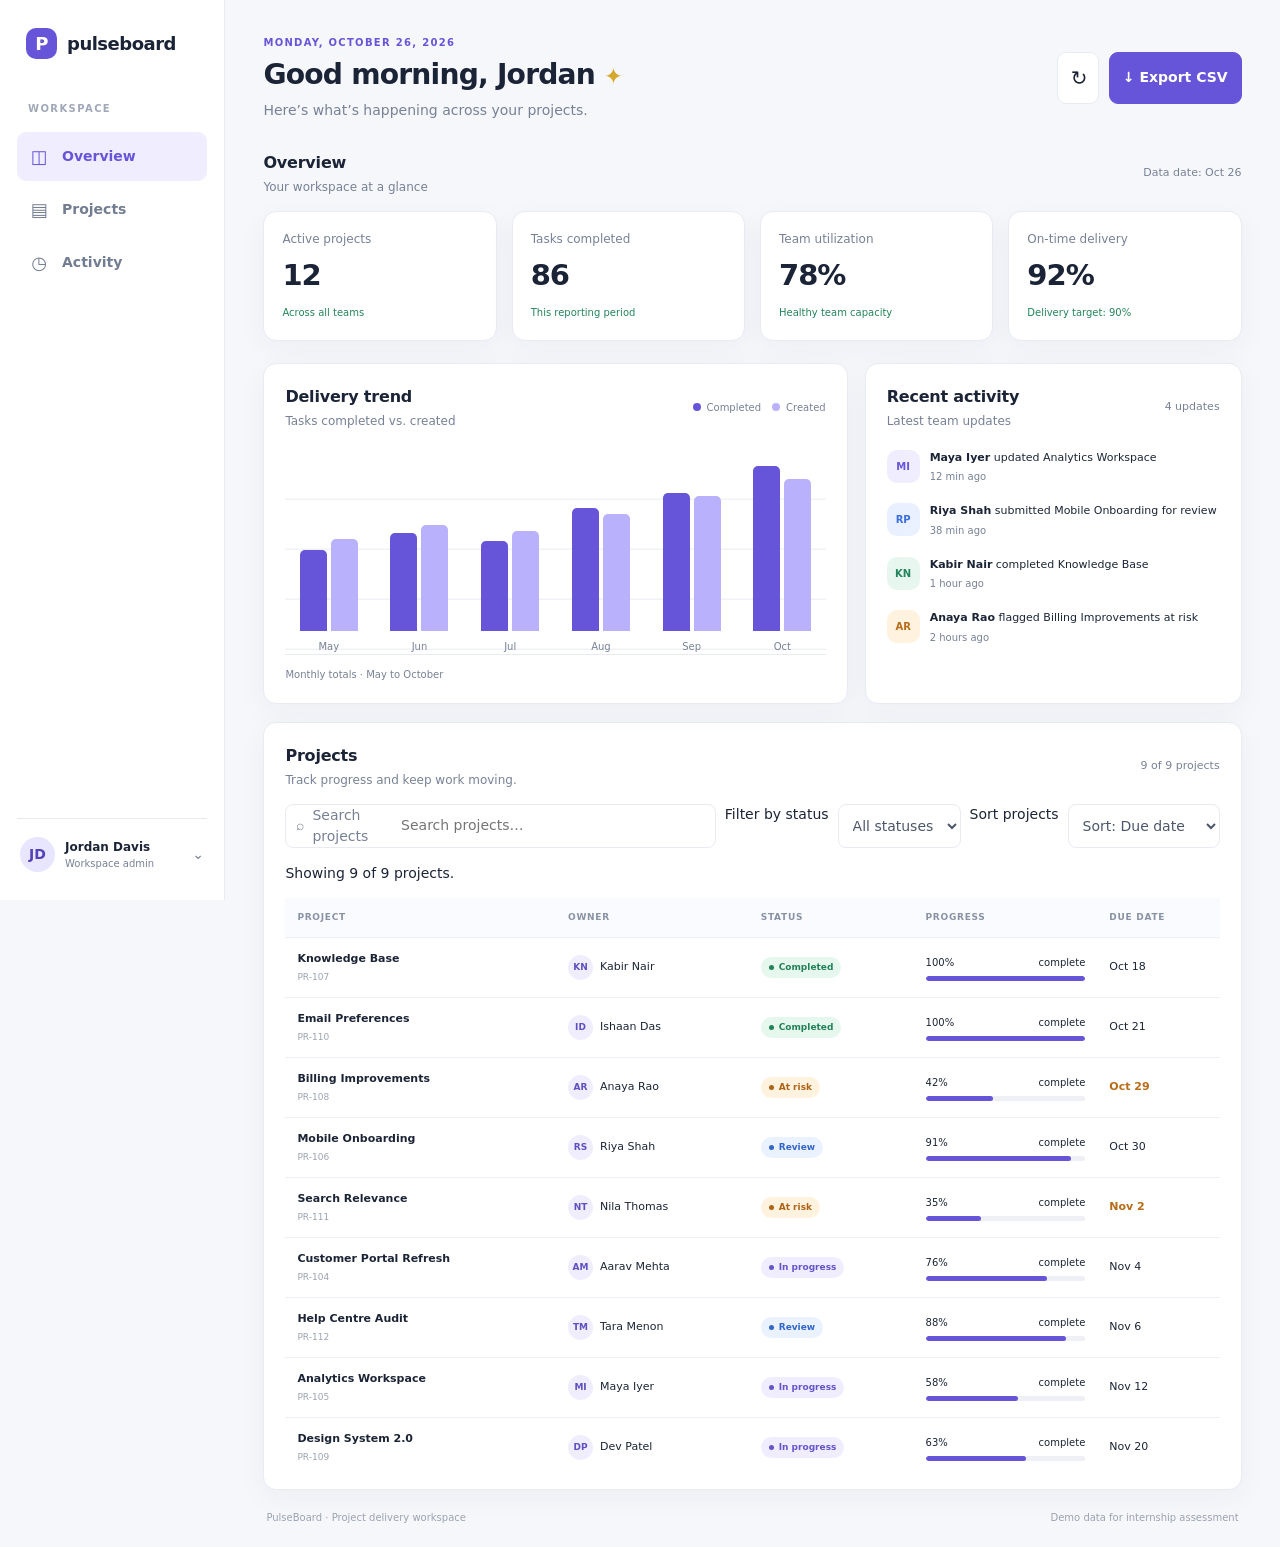
<file: week five/index.html>
<!doctype html>
<html lang="en">
<head>
  <meta charset="utf-8">
  <meta name="viewport" content="width=device-width, initial-scale=1">
  <meta name="description" content="PulseBoard project delivery dashboard with searchable project data and progress insights.">
  <meta name="theme-color" content="#f6f7fb">
  <title>PulseBoard | Project Dashboard</title>
  <link rel="stylesheet" href="styles.css">
  <script src="app.js" defer></script>
</head>
<body>
  <a class="skip-link" href="#main">Skip to main content</a>
  <div class="app-shell">
    <aside class="sidebar" aria-label="Primary navigation">
      <a class="logo" href="#" aria-label="PulseBoard home"><span class="logo-mark" aria-hidden="true">P</span><span>pulseboard</span></a>
      <p class="nav-label">WORKSPACE</p>
      <nav>
        <a class="nav-item active" href="#overview" aria-current="page"><span aria-hidden="true">◫</span> Overview</a>
        <a class="nav-item" href="#projects"><span aria-hidden="true">▤</span> Projects</a>
        <a class="nav-item" href="#activity"><span aria-hidden="true">◷</span> Activity</a>
      </nav>
      <div class="sidebar-bottom"><div class="avatar">JD</div><div><strong>Jordan Davis</strong><small>Workspace admin</small></div><span aria-hidden="true">⌄</span></div>
    </aside>
    <main id="main" class="main-content">
      <header class="page-header">
        <div><p class="eyebrow">MONDAY, OCTOBER 26, 2026</p><h1>Good morning, Jordan <span aria-hidden="true">✦</span></h1><p class="muted">Here’s what’s happening across your projects.</p></div>
        <div class="header-actions"><button class="icon-button" id="refresh-button" type="button" aria-label="Refresh dashboard data" title="Refresh data">↻</button><button class="primary-button" id="export-button" type="button">↓ <span>Export CSV</span></button></div>
      </header>
      <section id="overview" aria-labelledby="overview-title">
        <div class="section-heading"><div><h2 id="overview-title">Overview</h2><p class="muted">Your workspace at a glance</p></div><span class="updated" id="updated-label">Updated from local JSON</span></div>
        <div class="metric-grid" id="metrics" aria-live="polite">
          <article class="metric-card"><p>Active projects</p><div class="metric-value">…</div><small>Loading dashboard data</small></article>
          <article class="metric-card"><p>Tasks completed</p><div class="metric-value">…</div><small>Loading dashboard data</small></article>
          <article class="metric-card"><p>Team utilization</p><div class="metric-value">…</div><small>Loading dashboard data</small></article>
          <article class="metric-card"><p>On-time delivery</p><div class="metric-value">…</div><small>Loading dashboard data</small></article>
        </div>
      </section>
      <div class="content-grid">
        <section class="panel chart-panel" aria-labelledby="trend-title">
          <div class="panel-heading"><div><h2 id="trend-title">Delivery trend</h2><p class="muted">Tasks completed vs. created</p></div><span class="legend"><i class="legend-dot completed"></i> Completed <i class="legend-dot created"></i> Created</span></div>
          <div id="trend-chart" class="chart" role="img" aria-label="Monthly bar chart comparing completed and created tasks"><p class="muted">Loading chart…</p></div>
          <p class="chart-note">Monthly totals · May to October</p>
        </section>
        <section id="activity" class="panel activity-panel" aria-labelledby="activity-title">
          <div class="panel-heading"><div><h2 id="activity-title">Recent activity</h2><p class="muted">Latest team updates</p></div><span class="activity-count">4 updates</span></div>
          <ul id="activity-list" class="activity-list"><li class="muted">Loading activity…</li></ul>
        </section>
      </div>
      <section id="projects" class="panel projects-panel" aria-labelledby="projects-title">
        <div class="panel-heading project-heading"><div><h2 id="projects-title">Projects</h2><p class="muted">Track progress and keep work moving.</p></div><span class="project-total" id="project-total">Loading…</span></div>
        <div class="table-tools">
          <label class="search-box"><span aria-hidden="true">⌕</span><span class="sr-only">Search projects</span><input id="project-search" type="search" placeholder="Search projects…" autocomplete="off"></label>
          <label class="sr-only" for="status-filter">Filter by status</label>
          <select id="status-filter"><option value="all">All statuses</option><option>In progress</option><option>Review</option><option>At risk</option><option>Completed</option></select>
          <label class="sr-only" for="sort-select">Sort projects</label>
          <select id="sort-select"><option value="dueDate">Sort: Due date</option><option value="name">Sort: Name A–Z</option><option value="progress">Sort: Progress</option></select>
        </div>
        <p id="table-status" class="sr-only" aria-live="polite"></p>
        <div class="table-wrap"><table><thead><tr><th scope="col">Project</th><th scope="col">Owner</th><th scope="col">Status</th><th scope="col">Progress</th><th scope="col">Due date</th></tr></thead><tbody id="project-rows"><tr><td colspan="5">Loading projects…</td></tr></tbody></table></div>
        <p id="empty-state" class="empty-state" hidden>No projects match those filters.</p>
      </section>
      <footer><span>PulseBoard · Project delivery workspace</span><span>Demo data for internship assessment</span></footer>
    </main>
  </div>
  <noscript><p class="noscript">Please enable JavaScript to load the dashboard data from the JSON file.</p></noscript>
</body>
</html>
</file>
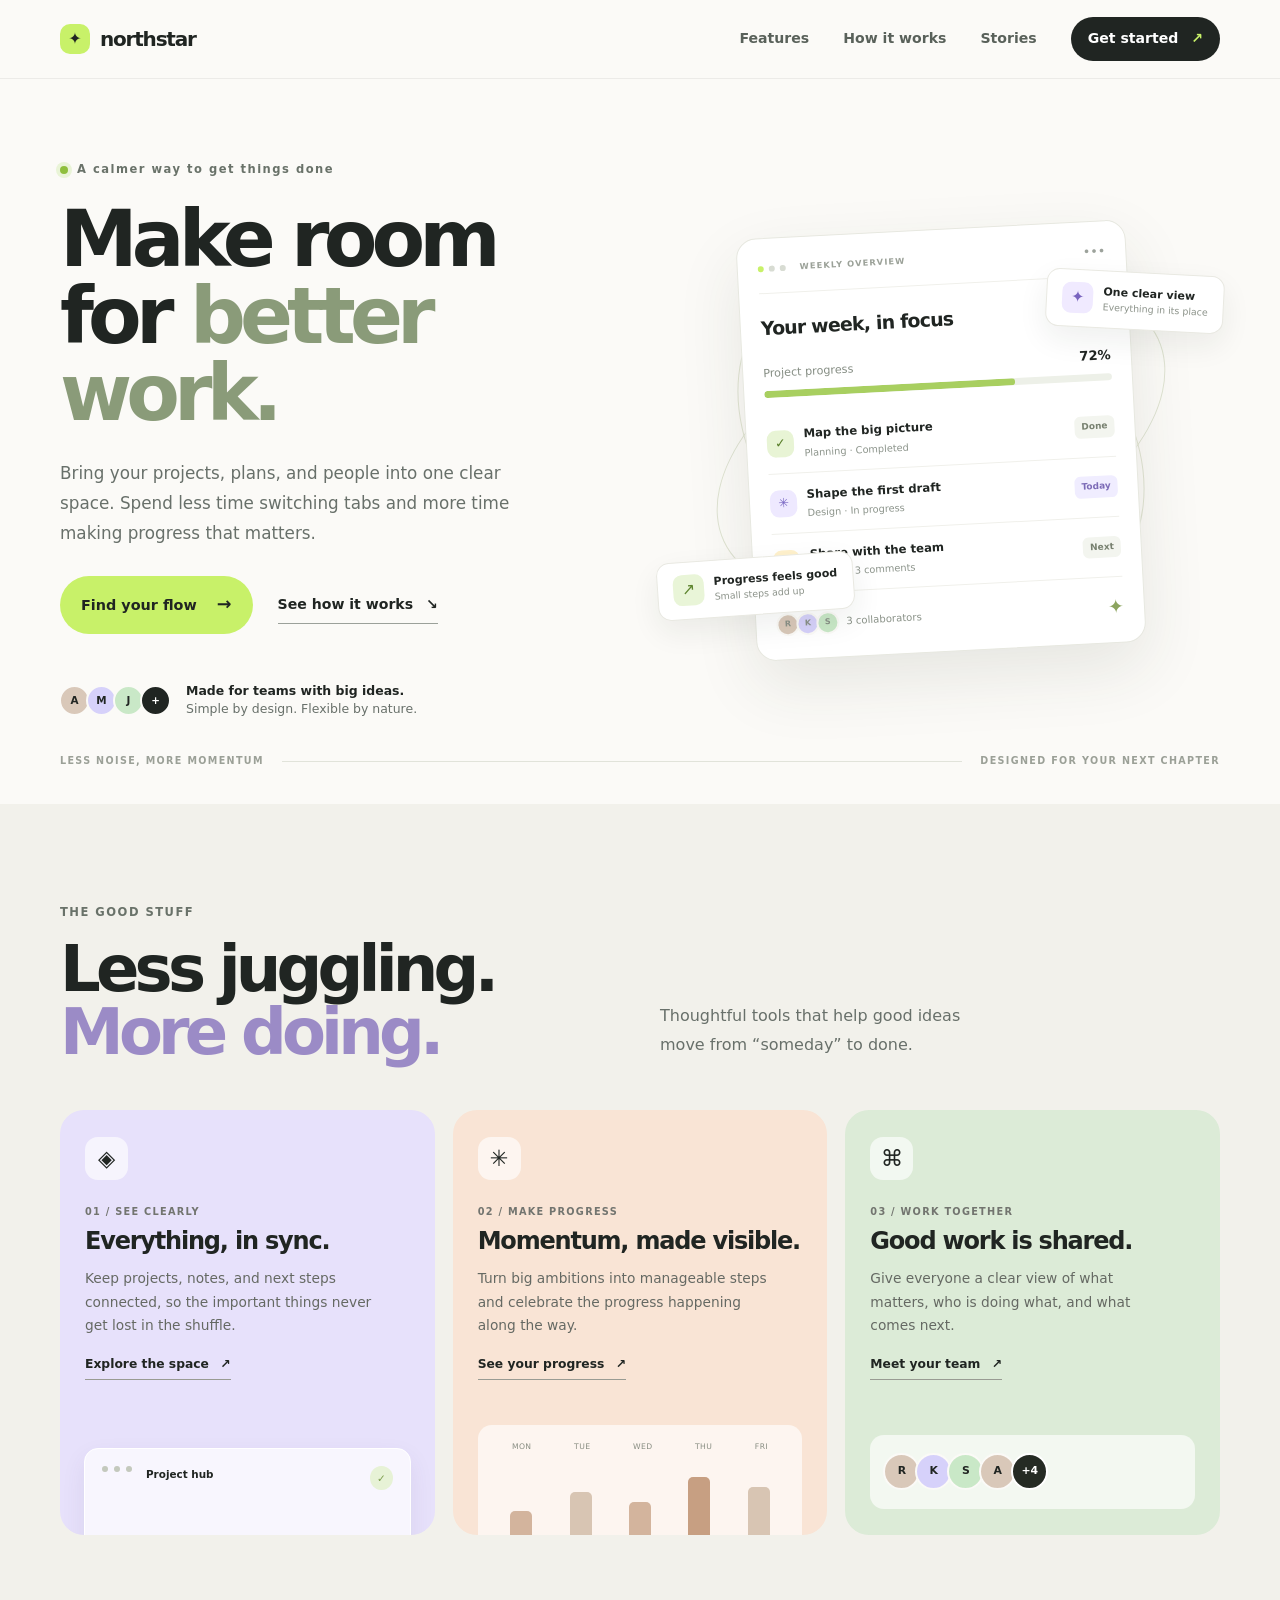
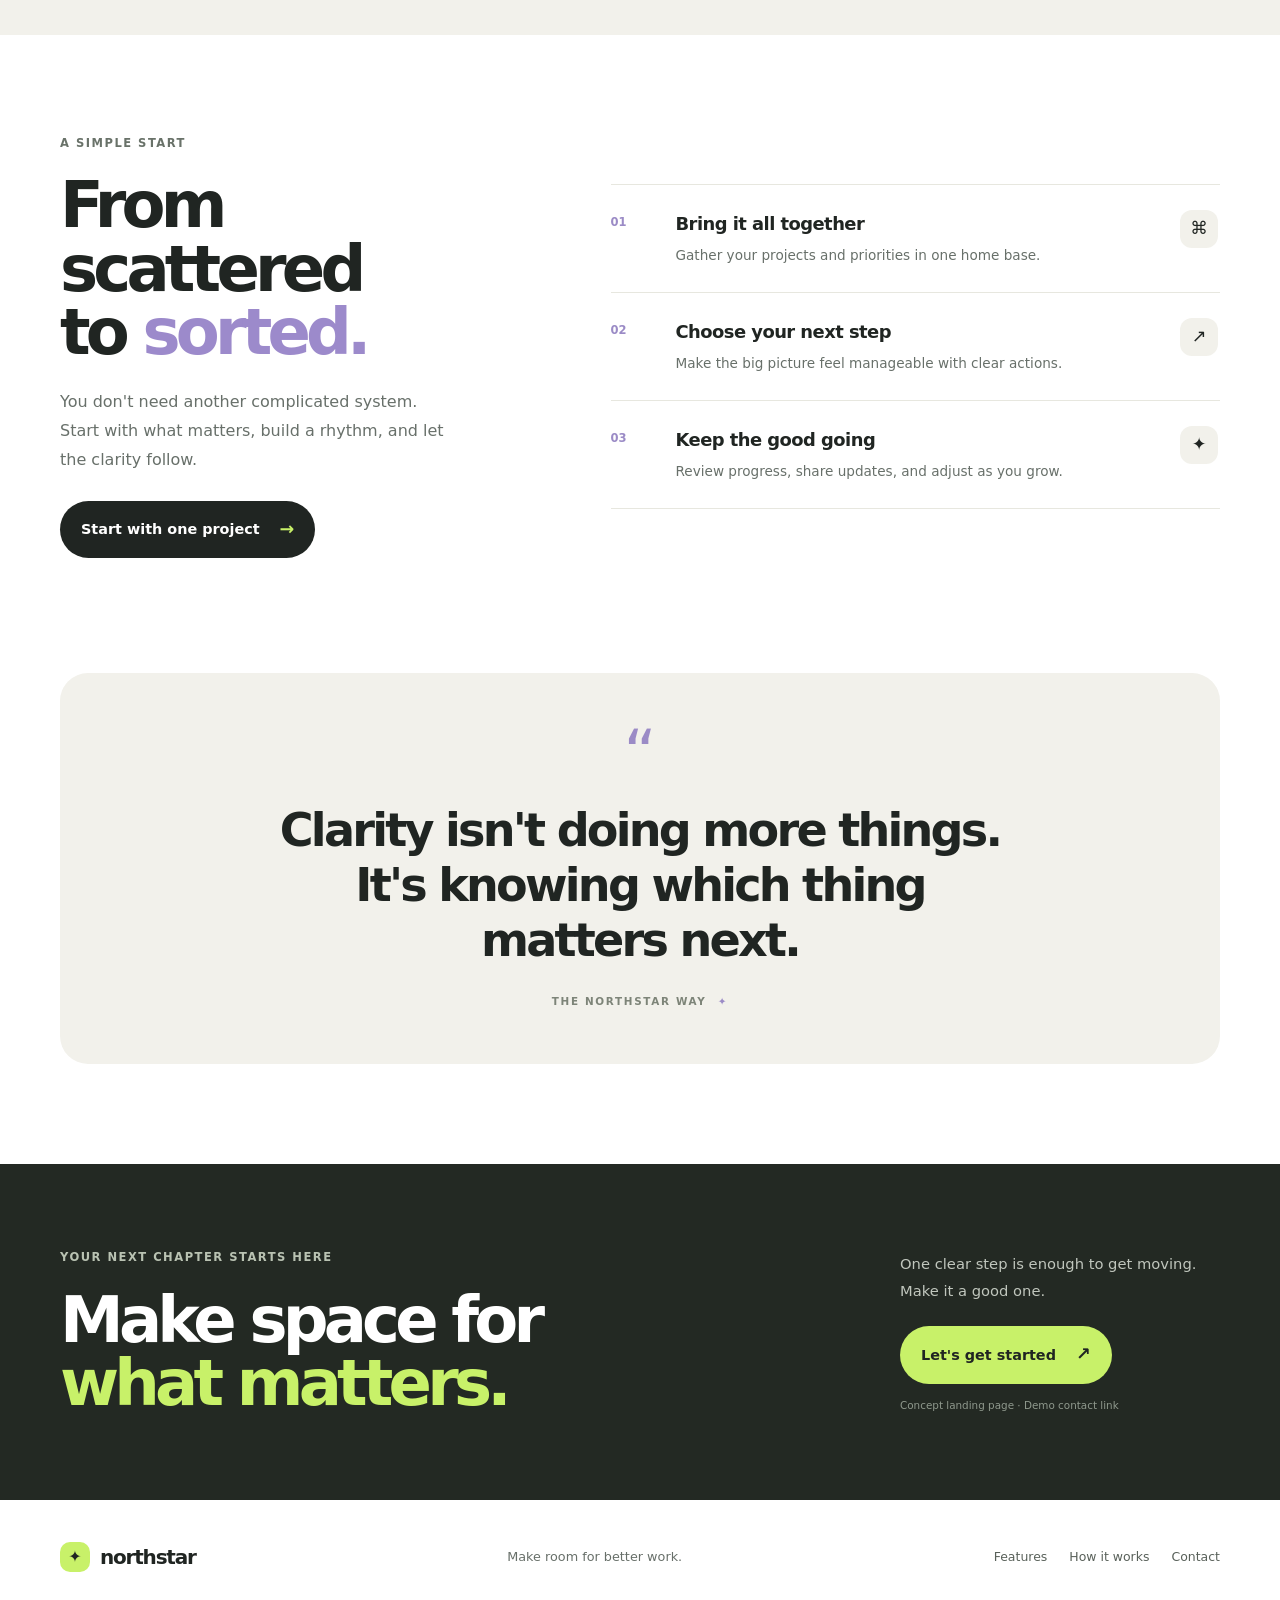
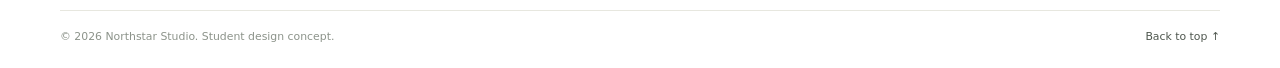
<file: week one/index.html>
<!doctype html>
<html lang="en">
<head>
  <meta charset="utf-8">
  <meta name="viewport" content="width=device-width, initial-scale=1">
  <meta name="description" content="A responsive landing page concept for a modern digital workspace.">
  <title>Northstar | Make room for better work</title>
  <link rel="stylesheet" href="styles.css">
  <script src="script.js" defer></script>
</head>
<body>
  <a class="skip-link" href="#main">Skip to content</a>
  <header class="site-header">
    <div class="container nav-wrap">
      <a class="brand" href="#" aria-label="Northstar home">
        <span class="brand-mark" aria-hidden="true">✦</span> northstar
      </a>
      <button class="menu-toggle" type="button" aria-expanded="false"
              aria-controls="primary-navigation" aria-label="Open navigation menu">
        <span></span><span></span><span></span>
      </button>
      <nav class="primary-nav" id="primary-navigation" aria-label="Main navigation">
        <a href="#features">Features</a>
        <a href="#how-it-works">How it works</a>
        <a href="#stories">Stories</a>
        <a class="nav-cta" href="#get-started">Get started <span aria-hidden="true">↗</span></a>
      </nav>
    </div>
  </header>

  <main id="main">
    <section class="hero section-pad">
      <div class="container hero-grid">
        <div class="hero-copy">
          <p class="eyebrow"><span class="eyebrow-dot"></span> A calmer way to get things done</p>
          <h1>Make room for <span>better work.</span></h1>
          <p class="hero-description">Bring your projects, plans, and people into one clear space. Spend less time switching tabs and more time making progress that matters.</p>
          <div class="hero-actions">
            <a class="button button-primary" href="#get-started">Find your flow <span aria-hidden="true">→</span></a>
            <a class="text-link" href="#how-it-works">See how it works <span aria-hidden="true">↘</span></a>
          </div>
          <div class="social-proof">
            <div class="avatar-stack" aria-hidden="true"><span>A</span><span>M</span><span>J</span><span>+</span></div>
            <p><strong>Made for teams with big ideas.</strong><br><span>Simple by design. Flexible by nature.</span></p>
          </div>
        </div>
        <div class="hero-art" aria-label="Illustration of a project dashboard" role="img">
          <div class="art-glow"></div>
          <div class="orbit orbit-one"></div><div class="orbit orbit-two"></div>
          <div class="dashboard-card">
            <div class="dash-top"><span class="dash-dot"></span><span class="dash-dot"></span><span class="dash-dot"></span><span class="dash-label">WEEKLY OVERVIEW</span><span class="dash-menu">•••</span></div>
            <div class="dash-title">Your week, in focus <span>↗</span></div>
            <div class="progress-row"><div><small>Project progress</small><strong>72%</strong></div><div class="progress-track"><span></span></div></div>
            <div class="task-list">
              <div class="task task-done"><span class="check">✓</span><div><strong>Map the big picture</strong><small>Planning · Completed</small></div><span class="task-tag">Done</span></div>
              <div class="task"><span class="task-icon purple">✳</span><div><strong>Shape the first draft</strong><small>Design · In progress</small></div><span class="task-tag tag-purple">Today</span></div>
              <div class="task"><span class="task-icon yellow">↗</span><div><strong>Share with the team</strong><small>Review · 3 comments</small></div><span class="task-tag">Next</span></div>
            </div>
            <div class="dash-bottom"><span class="mini-avatars"><i>R</i><i>K</i><i>S</i></span><span>3 collaborators</span><span class="sparkle">✦</span></div>
          </div>
          <div class="floating-note note-top"><span class="note-icon">✦</span><div><strong>One clear view</strong><small>Everything in its place</small></div></div>
          <div class="floating-note note-bottom"><span class="note-icon note-green">↗</span><div><strong>Progress feels good</strong><small>Small steps add up</small></div></div>
        </div>
      </div>
      <div class="container hero-foot"><span>LESS NOISE, MORE MOMENTUM</span><span class="foot-line"></span><span>DESIGNED FOR YOUR NEXT CHAPTER</span></div>
    </section>

    <section class="features section-pad" id="features">
      <div class="container">
        <div class="section-heading">
          <p class="eyebrow">THE GOOD STUFF</p>
          <h2>Less juggling.<br><span>More doing.</span></h2>
          <p>Thoughtful tools that help good ideas move from “someday” to done.</p>
        </div>
        <div class="feature-grid">
          <article class="feature-card feature-lilac"><div class="feature-icon">◈</div><p class="card-kicker">01 / SEE CLEARLY</p><h3>Everything, in sync.</h3><p>Keep projects, notes, and next steps connected, so the important things never get lost in the shuffle.</p><a href="#how-it-works" aria-label="Learn about connected projects">Explore the space <span>↗</span></a><div class="mini-window"><span></span><span></span><span></span><b>Project hub</b><i>✓</i></div></article>
          <article class="feature-card feature-peach"><div class="feature-icon">✳</div><p class="card-kicker">02 / MAKE PROGRESS</p><h3>Momentum, made visible.</h3><p>Turn big ambitions into manageable steps and celebrate the progress happening along the way.</p><a href="#how-it-works" aria-label="Learn about progress tracking">See your progress <span>↗</span></a><div class="progress-art"><span>MON</span><span>TUE</span><span>WED</span><span>THU</span><span>FRI</span><div class="bars"><i></i><i></i><i></i><i></i><i></i></div></div></article>
          <article class="feature-card feature-mint"><div class="feature-icon">⌘</div><p class="card-kicker">03 / WORK TOGETHER</p><h3>Good work is shared.</h3><p>Give everyone a clear view of what matters, who is doing what, and what comes next.</p><a href="#stories" aria-label="Learn about teamwork">Meet your team <span>↗</span></a><div class="team-art"><span>R</span><span>K</span><span>S</span><span>A</span><b>+4</b></div></article>
        </div>
      </div>
    </section>

    <section class="how section-pad" id="how-it-works">
      <div class="container how-grid">
        <div><p class="eyebrow">A SIMPLE START</p><h2>From scattered<br>to <span>sorted.</span></h2><p class="how-copy">You don't need another complicated system. Start with what matters, build a rhythm, and let the clarity follow.</p><a class="button button-dark" href="#get-started">Start with one project <span>→</span></a></div>
        <div class="steps">
          <article><span class="step-number">01</span><div><h3>Bring it all together</h3><p>Gather your projects and priorities in one home base.</p></div><span class="step-symbol">⌘</span></article>
          <article><span class="step-number">02</span><div><h3>Choose your next step</h3><p>Make the big picture feel manageable with clear actions.</p></div><span class="step-symbol">↗</span></article>
          <article><span class="step-number">03</span><div><h3>Keep the good going</h3><p>Review progress, share updates, and adjust as you grow.</p></div><span class="step-symbol">✦</span></article>
        </div>
      </div>
    </section>

    <section class="quote-section section-pad" id="stories">
      <div class="container quote-card"><span class="quote-mark">“</span><blockquote>Clarity isn't doing more things. It's knowing which thing matters next.</blockquote><p>THE NORTHSTAR WAY <span>✦</span></p></div>
    </section>

    <section class="cta-section" id="get-started">
      <div class="container cta-inner"><div><p class="eyebrow">YOUR NEXT CHAPTER STARTS HERE</p><h2>Make space for<br><span>what matters.</span></h2></div><div class="cta-right"><p>One clear step is enough to get moving. Make it a good one.</p><a class="button button-primary" href="mailto:hello@example.com?subject=Getting%20started%20with%20Northstar">Let's get started <span>↗</span></a><small>Concept landing page · Demo contact link</small></div></div>
    </section>
  </main>

  <footer class="site-footer">
    <div class="container footer-top"><a class="brand" href="#"><span class="brand-mark" aria-hidden="true">✦</span> northstar</a><p>Make room for better work.</p><nav aria-label="Footer navigation"><a href="#features">Features</a><a href="#how-it-works">How it works</a><a href="#get-started">Contact</a></nav></div>
    <div class="container footer-bottom"><span>© <span id="year">2026</span> Northstar Studio. Student design concept.</span><a href="#main">Back to top ↑</a></div>
  </footer>
</body>
</html>
</file>
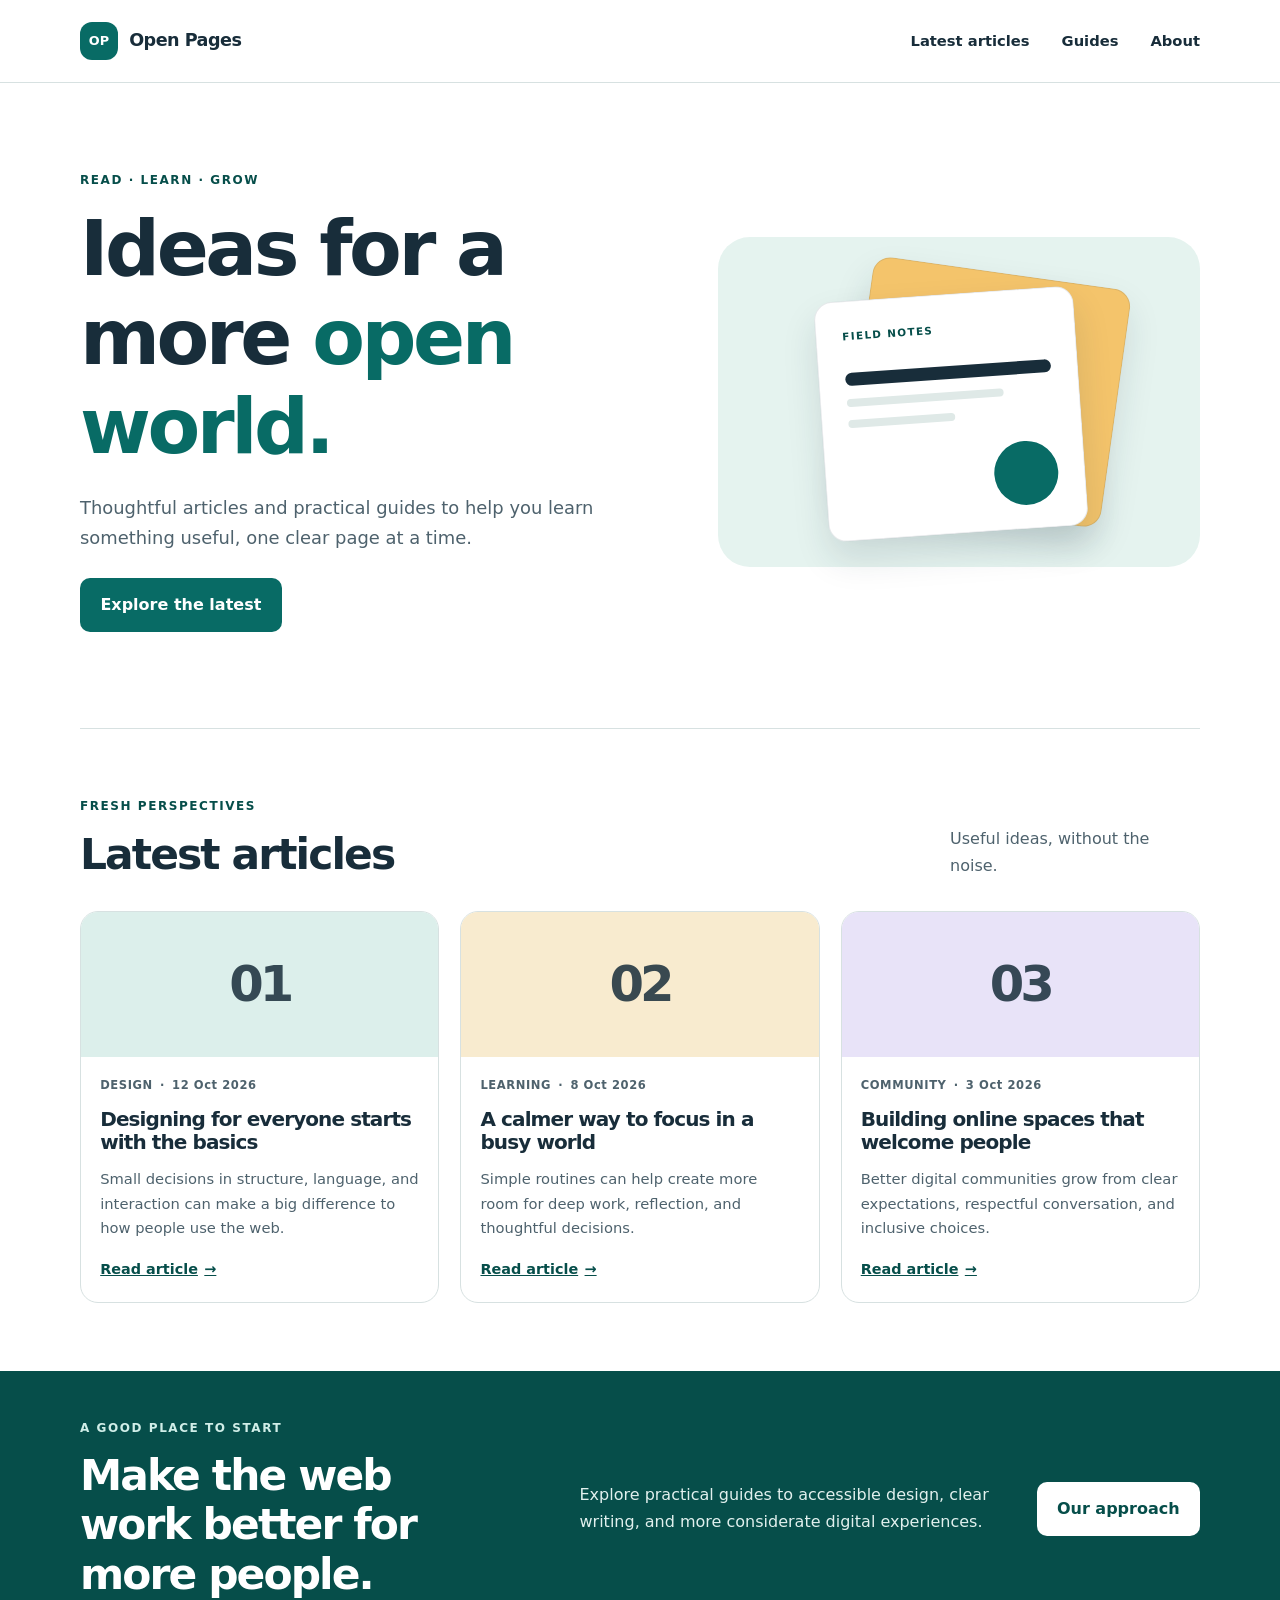
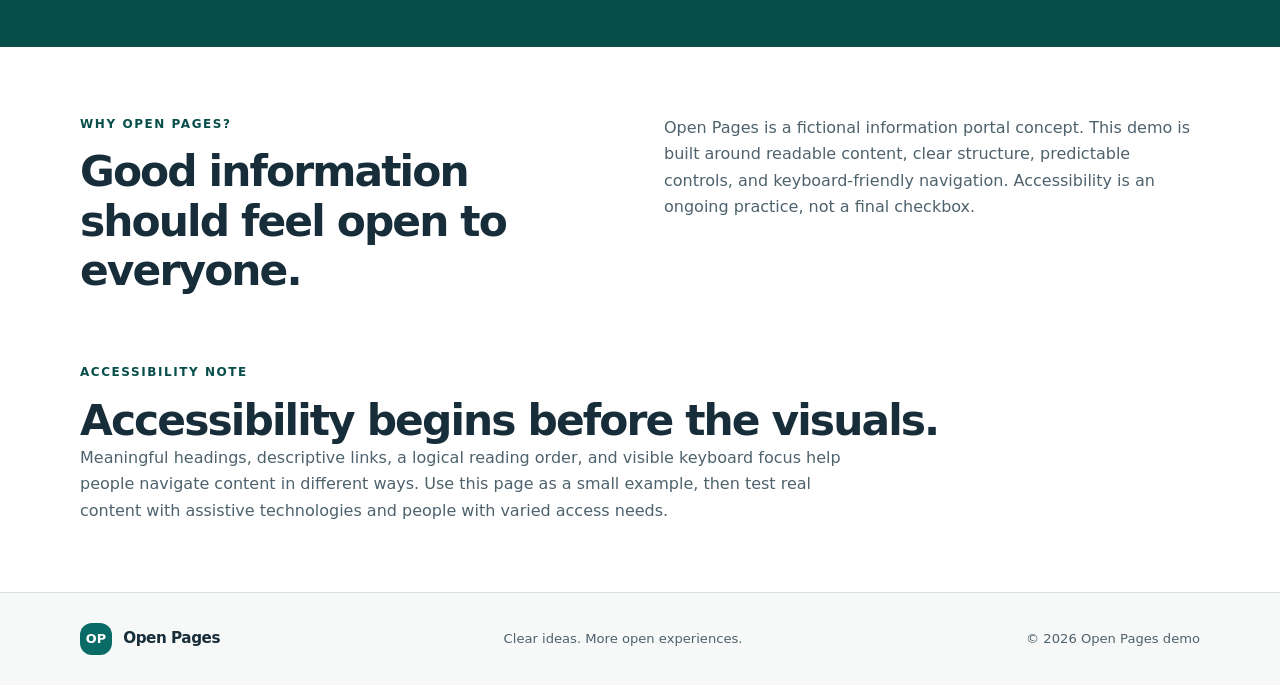
<file: week three/index.html>
<!doctype html>
<html lang="en">
<head>
  <meta charset="utf-8">
  <meta name="viewport" content="width=device-width, initial-scale=1">
  <meta name="description" content="An accessible information portal demo with semantic structure, keyboard navigation, and readable contrast.">
  <title>Open Pages | Accessible Information Portal</title>
  <link rel="stylesheet" href="styles.css">
  <script src="script.js" defer></script>
</head>
<body>
  <a class="skip-link" href="#main-content">Skip to main content</a>

  <header class="site-header">
    <div class="header-inner">
      <a class="brand" href="#home" aria-label="Open Pages home">
        <span class="brand-icon" aria-hidden="true">OP</span>
        <span>Open Pages</span>
      </a>
      <button class="nav-toggle" id="nav-toggle" type="button"
        aria-expanded="false" aria-controls="primary-navigation">
        <span class="menu-icon" aria-hidden="true"></span>
        <span class="toggle-label">Menu</span>
      </button>
      <nav class="primary-navigation" id="primary-navigation" aria-label="Main navigation">
        <ul>
          <li><a href="#latest">Latest articles</a></li>
          <li><a href="#guides">Guides</a></li>
          <li><a href="#about">About</a></li>
        </ul>
      </nav>
    </div>
  </header>

  <main id="main-content">
    <section class="hero" id="home" aria-labelledby="hero-title">
      <div class="hero-inner">
        <p class="eyebrow">READ · LEARN · GROW</p>
        <h1 id="hero-title">Ideas for a more <span>open world.</span></h1>
        <p class="hero-copy">Thoughtful articles and practical guides to help you learn something useful, one clear page at a time.</p>
        <a class="button button-primary" href="#latest">Explore the latest</a>
      </div>
      <div class="hero-art" aria-hidden="true">
        <div class="art-card art-card-back"></div>
        <div class="art-card art-card-front">
          <span class="art-label">FIELD NOTES</span>
          <span class="art-line art-line-long"></span>
          <span class="art-line"></span>
          <span class="art-line art-line-short"></span>
          <span class="art-orb"></span>
        </div>
      </div>
    </section>

    <section class="content-section" id="latest" aria-labelledby="latest-title">
      <div class="section-heading">
        <div>
          <p class="eyebrow">FRESH PERSPECTIVES</p>
          <h2 id="latest-title">Latest articles</h2>
        </div>
        <p class="section-intro">Useful ideas, without the noise.</p>
      </div>

      <div class="article-grid">
        <article class="article-card">
          <div class="article-visual visual-teal" aria-hidden="true"><span class="visual-symbol">01</span></div>
          <div class="article-body">
            <p class="article-meta"><span>DESIGN</span><span aria-hidden="true">·</span><time datetime="2026-10-12">12 Oct 2026</time></p>
            <h3><a href="#article-accessibility">Designing for everyone starts with the basics</a></h3>
            <p>Small decisions in structure, language, and interaction can make a big difference to how people use the web.</p>
            <a class="read-link" href="#article-accessibility">Read article <span aria-hidden="true">→</span></a>
          </div>
        </article>

        <article class="article-card">
          <div class="article-visual visual-gold" aria-hidden="true"><span class="visual-symbol">02</span></div>
          <div class="article-body">
            <p class="article-meta"><span>LEARNING</span><span aria-hidden="true">·</span><time datetime="2026-10-08">8 Oct 2026</time></p>
            <h3><a href="#article-focus">A calmer way to focus in a busy world</a></h3>
            <p>Simple routines can help create more room for deep work, reflection, and thoughtful decisions.</p>
            <a class="read-link" href="#article-focus">Read article <span aria-hidden="true">→</span></a>
          </div>
        </article>

        <article class="article-card">
          <div class="article-visual visual-lilac" aria-hidden="true"><span class="visual-symbol">03</span></div>
          <div class="article-body">
            <p class="article-meta"><span>COMMUNITY</span><span aria-hidden="true">·</span><time datetime="2026-10-03">3 Oct 2026</time></p>
            <h3><a href="#article-community">Building online spaces that welcome people</a></h3>
            <p>Better digital communities grow from clear expectations, respectful conversation, and inclusive choices.</p>
            <a class="read-link" href="#article-community">Read article <span aria-hidden="true">→</span></a>
          </div>
        </article>
      </div>
    </section>

    <section class="guide-band" id="guides" aria-labelledby="guides-title">
      <div>
        <p class="eyebrow">A GOOD PLACE TO START</p>
        <h2 id="guides-title">Make the web work better for more people.</h2>
      </div>
      <p>Explore practical guides to accessible design, clear writing, and more considerate digital experiences.</p>
      <a class="button button-light" href="#about">Our approach</a>
    </section>

    <section class="about-section" id="about" aria-labelledby="about-title">
      <div>
        <p class="eyebrow">WHY OPEN PAGES?</p>
        <h2 id="about-title">Good information should feel open to everyone.</h2>
      </div>
      <p>Open Pages is a fictional information portal concept. This demo is built around readable content, clear structure, predictable controls, and keyboard-friendly navigation. Accessibility is an ongoing practice, not a final checkbox.</p>
    </section>

    <section class="article-detail" id="article-accessibility" aria-labelledby="detail-title">
      <p class="eyebrow">ACCESSIBILITY NOTE</p>
      <h2 id="detail-title">Accessibility begins before the visuals.</h2>
      <p>Meaningful headings, descriptive links, a logical reading order, and visible keyboard focus help people navigate content in different ways. Use this page as a small example, then test real content with assistive technologies and people with varied access needs.</p>
    </section>
    <div class="visually-hidden" id="navigation-status" role="status" aria-live="polite"></div>
  </main>

  <footer class="site-footer">
    <div class="footer-inner">
      <a class="brand footer-brand" href="#home"><span class="brand-icon" aria-hidden="true">OP</span><span>Open Pages</span></a>
      <p>Clear ideas. More open experiences.</p>
      <p>© <span id="current-year">2026</span> Open Pages demo</p>
    </div>
  </footer>
</body>
</html>
</file>
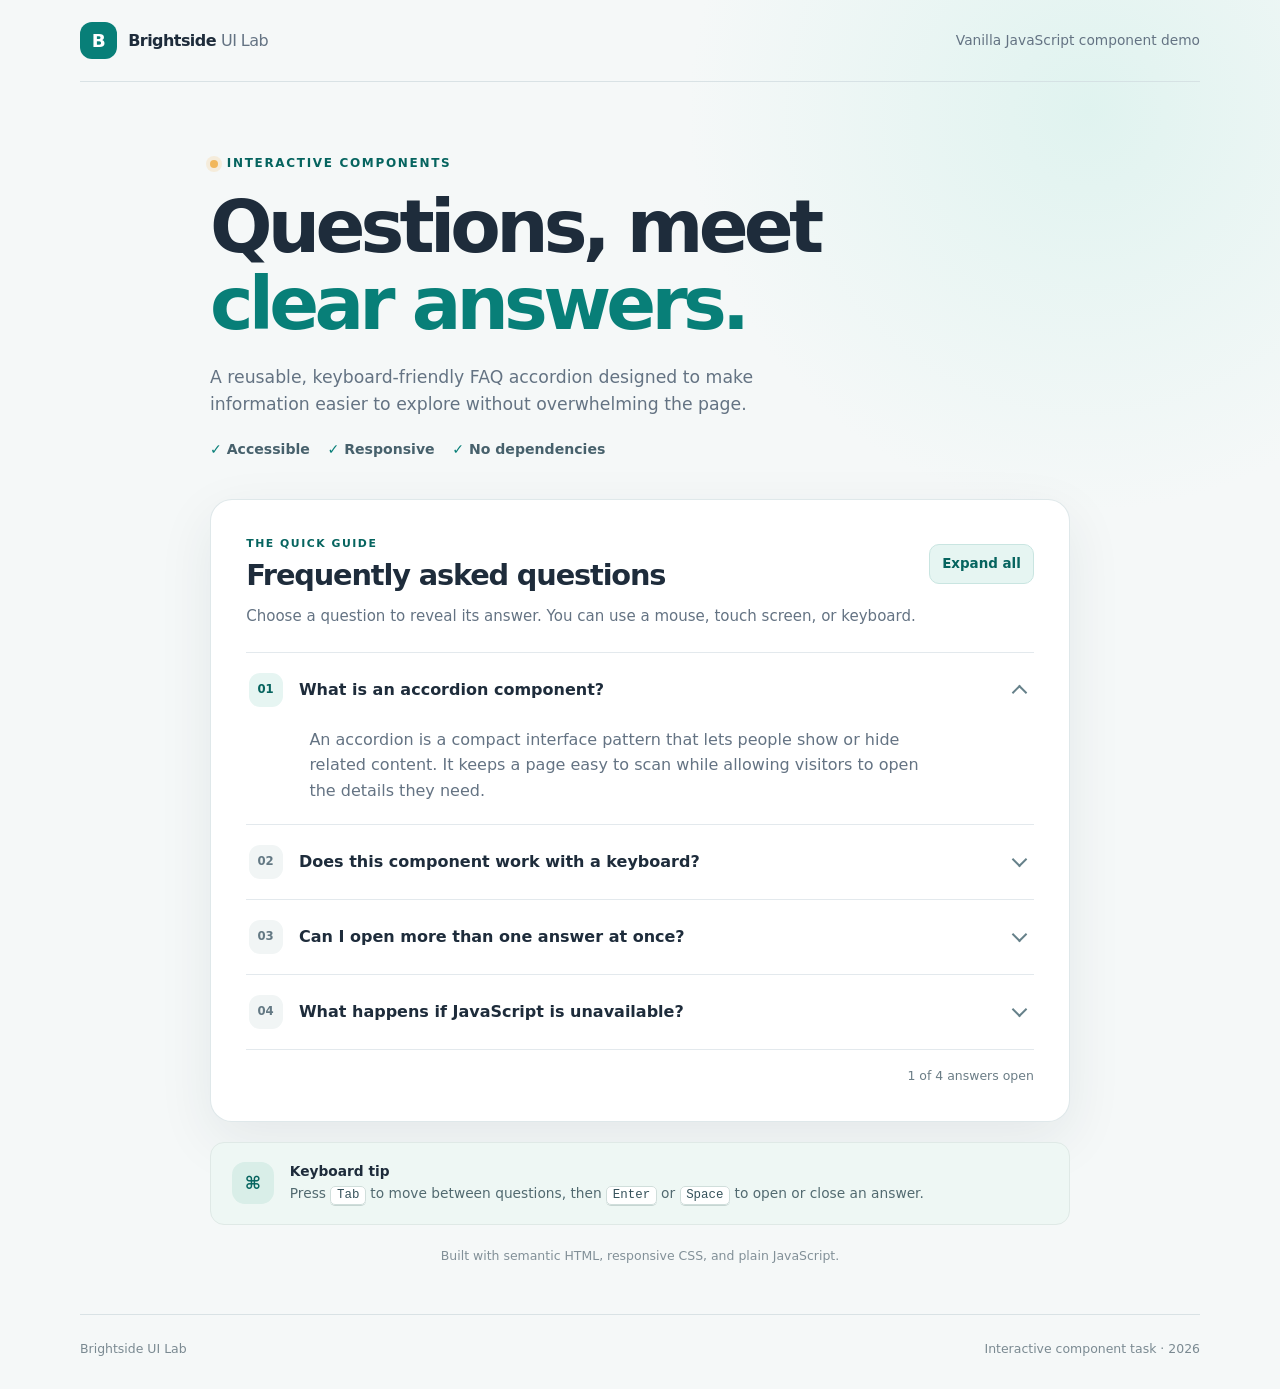
<file: week two/index.html>
<!doctype html>
<html lang="en">
<head>
  <meta charset="utf-8">
  <meta name="viewport" content="width=device-width, initial-scale=1">
  <meta name="description" content="Accessible, responsive accordion component built with HTML, CSS, and vanilla JavaScript.">
  <title>Interactive UI Component | FAQ Accordion</title>
  <link rel="stylesheet" href="styles.css">
  <script src="script.js" defer></script>
</head>
<body>
  <a class="skip-link" href="#main">Skip to main content</a>

  <header class="site-header">
    <a class="brand" href="#" aria-label="Brightside home">
      <span class="brand-mark" aria-hidden="true">B</span>
      <span>Brightside <span class="brand-muted">UI Lab</span></span>
    </a>
    <span class="header-note">Vanilla JavaScript component demo</span>
  </header>

  <main id="main" class="page-shell">
    <section class="intro" aria-labelledby="page-title">
      <p class="eyebrow"><span class="eyebrow-dot" aria-hidden="true"></span> INTERACTIVE COMPONENTS</p>
      <h1 id="page-title">Questions, meet <span>clear answers.</span></h1>
      <p class="intro-copy">A reusable, keyboard-friendly FAQ accordion designed to make information easier to explore without overwhelming the page.</p>
      <div class="intro-meta" aria-label="Component features">
        <span><span aria-hidden="true">✓</span> Accessible</span>
        <span><span aria-hidden="true">✓</span> Responsive</span>
        <span><span aria-hidden="true">✓</span> No dependencies</span>
      </div>
    </section>

    <section class="component-card" aria-labelledby="faq-heading">
      <div class="card-heading">
        <div>
          <p class="section-kicker">THE QUICK GUIDE</p>
          <h2 id="faq-heading">Frequently asked questions</h2>
        </div>
        <button class="text-button" id="toggle-all" type="button">Expand all</button>
      </div>
      <p class="card-description">Choose a question to reveal its answer. You can use a mouse, touch screen, or keyboard.</p>

      <div class="accordion" id="faq-accordion">
        <article class="accordion-item">
          <h3 class="accordion-heading">
            <button class="accordion-trigger" id="faq-trigger-1" type="button"
              aria-expanded="true" aria-controls="faq-panel-1">
              <span class="question-number">01</span>
              <span class="question-text">What is an accordion component?</span>
              <span class="chevron" aria-hidden="true"></span>
            </button>
          </h3>
          <div class="accordion-panel" id="faq-panel-1" role="region" aria-labelledby="faq-trigger-1">
            <div class="panel-inner">
              <p>An accordion is a compact interface pattern that lets people show or hide related content. It keeps a page easy to scan while allowing visitors to open the details they need.</p>
            </div>
          </div>
        </article>

        <article class="accordion-item">
          <h3 class="accordion-heading">
            <button class="accordion-trigger" id="faq-trigger-2" type="button"
              aria-expanded="false" aria-controls="faq-panel-2">
              <span class="question-number">02</span>
              <span class="question-text">Does this component work with a keyboard?</span>
              <span class="chevron" aria-hidden="true"></span>
            </button>
          </h3>
          <div class="accordion-panel" id="faq-panel-2" role="region" aria-labelledby="faq-trigger-2" hidden>
            <div class="panel-inner">
              <p>Yes. Each question is a real button, so Tab moves focus between controls and Enter or Space toggles the focused item. The visible focus indicator helps show where you are.</p>
            </div>
          </div>
        </article>

        <article class="accordion-item">
          <h3 class="accordion-heading">
            <button class="accordion-trigger" id="faq-trigger-3" type="button"
              aria-expanded="false" aria-controls="faq-panel-3">
              <span class="question-number">03</span>
              <span class="question-text">Can I open more than one answer at once?</span>
              <span class="chevron" aria-hidden="true"></span>
            </button>
          </h3>
          <div class="accordion-panel" id="faq-panel-3" role="region" aria-labelledby="faq-trigger-3" hidden>
            <div class="panel-inner">
              <p>Yes. This version supports independent panels, so several answers can remain open together. Use the “Expand all” or “Collapse all” control to manage every answer at once.</p>
            </div>
          </div>
        </article>

        <article class="accordion-item">
          <h3 class="accordion-heading">
            <button class="accordion-trigger" id="faq-trigger-4" type="button"
              aria-expanded="false" aria-controls="faq-panel-4">
              <span class="question-number">04</span>
              <span class="question-text">What happens if JavaScript is unavailable?</span>
              <span class="chevron" aria-hidden="true"></span>
            </button>
          </h3>
          <div class="accordion-panel" id="faq-panel-4" role="region" aria-labelledby="faq-trigger-4" hidden>
            <div class="panel-inner">
              <p>The script includes defensive checks for missing elements and avoids relying on optional browser APIs. If JavaScript cannot run at all, the page still displays its structure, but the panels will not be interactive; a production version can use a native disclosure element such as <code>&lt;details&gt;</code> as a no-script alternative.</p>
            </div>
          </div>
        </article>
      </div>

      <p class="status-message" id="component-status" role="status" aria-live="polite">1 of 4 answers open</p>
    </section>

    <aside class="tip-card" aria-label="Keyboard tip">
      <span class="tip-icon" aria-hidden="true">⌘</span>
      <p><strong>Keyboard tip</strong><br>Press <kbd>Tab</kbd> to move between questions, then <kbd>Enter</kbd> or <kbd>Space</kbd> to open or close an answer.</p>
    </aside>
    <p class="page-note">Built with semantic HTML, responsive CSS, and plain JavaScript.</p>
  </main>

  <footer class="site-footer">
    <span>Brightside UI Lab</span>
    <span>Interactive component task · <span id="current-year">2026</span></span>
  </footer>
</body>
</html>
</file>
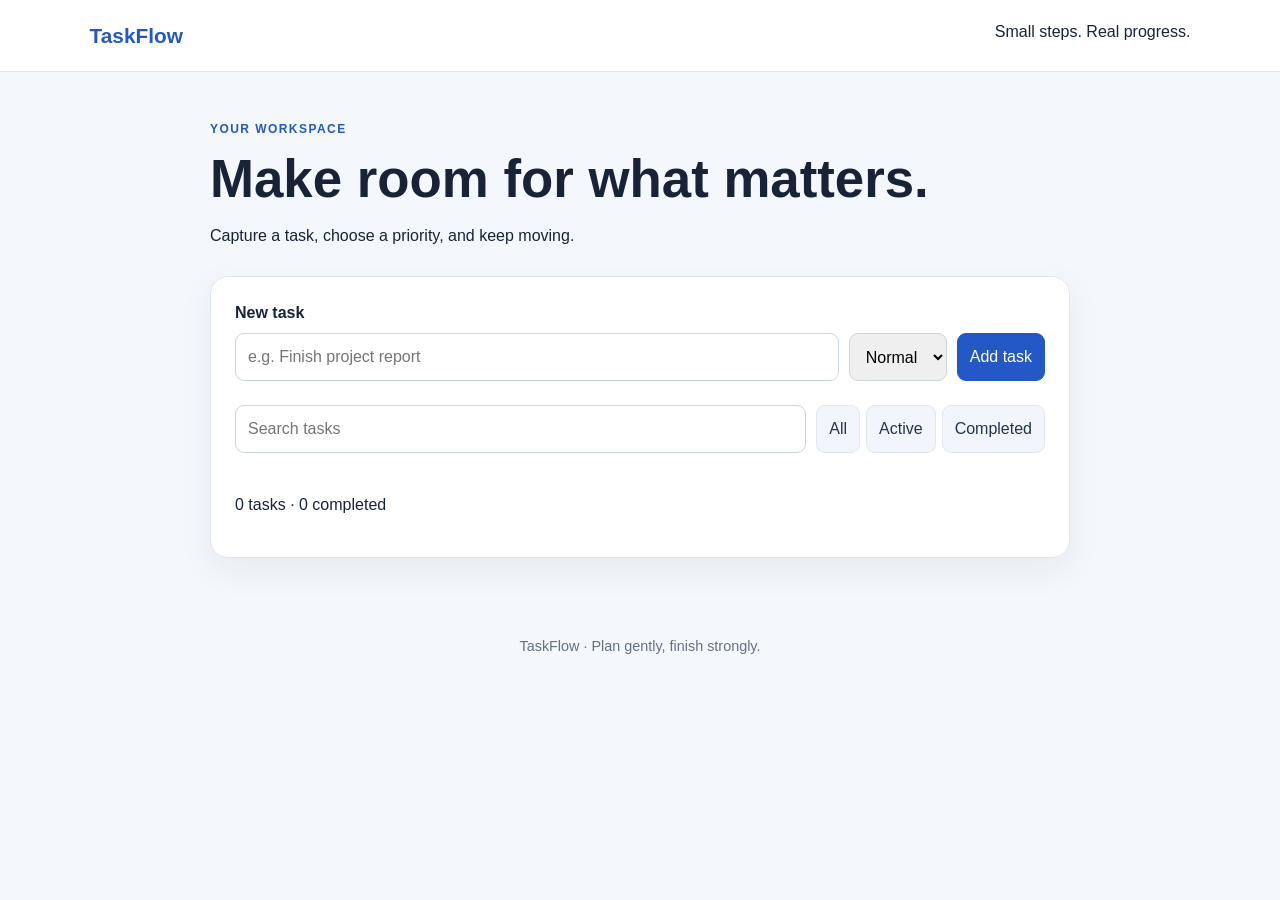
<file: week four/baseline/index.html>
<!doctype html>
<html lang="en">
<head>
  <meta charset="utf-8">
  <meta name="viewport" content="width=device-width, initial-scale=1">
  <title>TaskFlow | Task Manager</title>
  <link rel="stylesheet" href="styles.css">
  <script src="script.js"></script>
</head>
<body>
  <header class="topbar"><a class="brand" href="#">TaskFlow</a><span>Small steps. Real progress.</span></header>
  <main class="container">
    <section class="intro"><p class="eyebrow">YOUR WORKSPACE</p><h1>Make room for what matters.</h1><p>Capture a task, choose a priority, and keep moving.</p></section>
    <section class="panel">
      <form id="task-form"><label for="task-input">New task</label><div class="form-row"><input id="task-input" placeholder="e.g. Finish project report" required><select id="priority"><option>Normal</option><option>High</option><option>Low</option></select><button type="submit">Add task</button></div></form>
      <div class="toolbar"><input id="search" type="search" placeholder="Search tasks" aria-label="Search tasks"><div class="filters"><button type="button" data-filter="all">All</button><button type="button" data-filter="active">Active</button><button type="button" data-filter="done">Completed</button></div></div>
      <ul id="tasks" class="tasks"></ul>
      <p id="summary">0 tasks · 0 completed</p>
    </section>
  </main>
  <footer>TaskFlow · Plan gently, finish strongly.</footer>
</body>
</html>
</file>
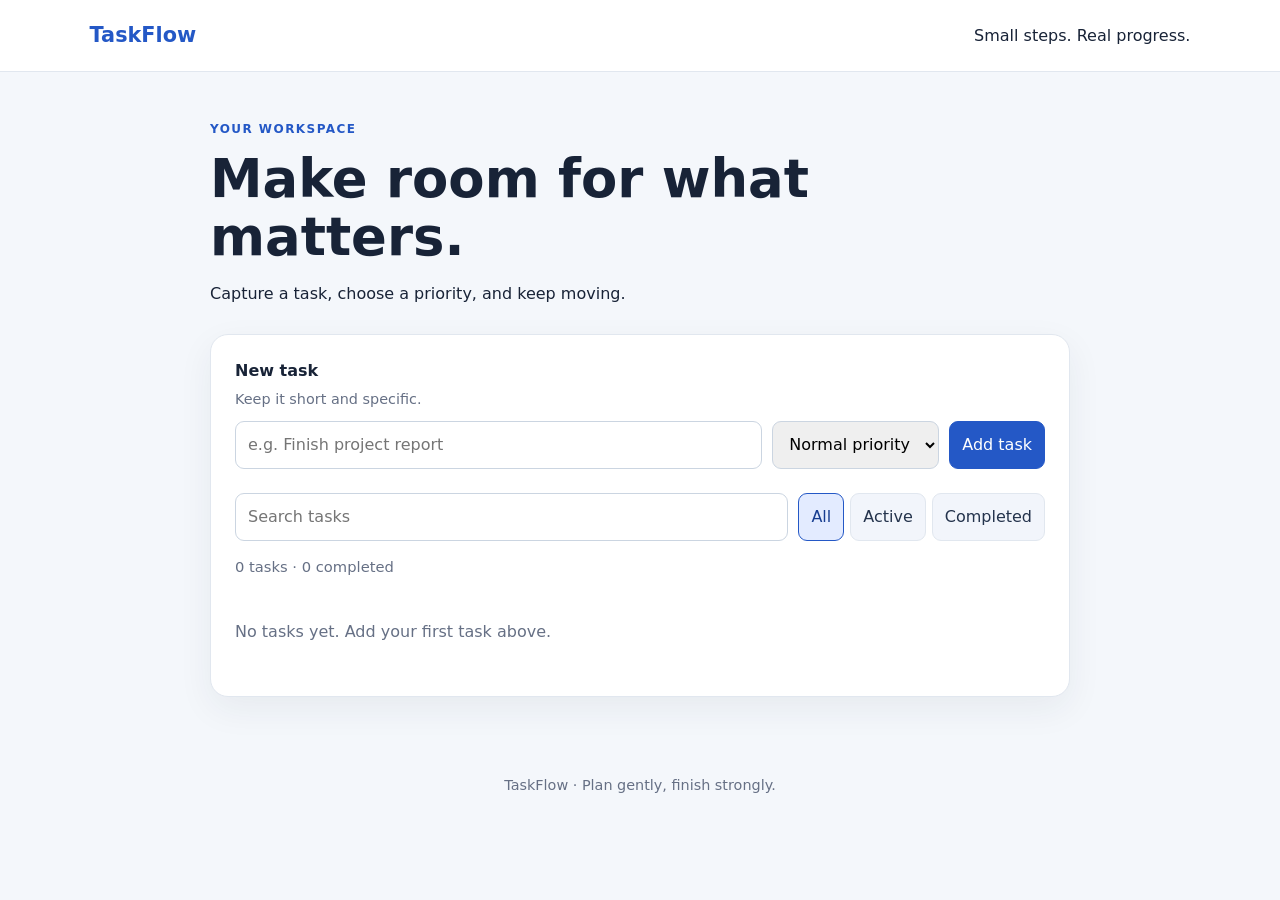
<file: week four/optimized/index.html>
<!doctype html>
<html lang="en">
<head>
  <meta charset="utf-8">
  <meta name="viewport" content="width=device-width, initial-scale=1">
  <meta name="description" content="A lightweight task manager for planning focused work.">
  <meta name="theme-color" content="#f4f7fb">
  <title>TaskFlow | Lightweight Task Manager</title>
  <link rel="stylesheet" href="styles.min.css">
  <script src="script.min.js" defer></script>
</head>
<body>
  <a class="skip-link" href="#main">Skip to main content</a>
  <header class="topbar">
    <a class="brand" href="#" aria-label="TaskFlow home">TaskFlow</a>
    <span>Small steps. Real progress.</span>
  </header>
  <main class="container" id="main">
    <section class="intro" aria-labelledby="page-title">
      <p class="eyebrow">YOUR WORKSPACE</p>
      <h1 id="page-title">Make room for what matters.</h1>
      <p>Capture a task, choose a priority, and keep moving.</p>
    </section>
    <section class="panel" aria-label="Task manager">
      <form id="task-form">
        <label for="task-input">New task</label>
        <p class="hint" id="task-hint">Keep it short and specific.</p>
        <div class="form-row">
          <input id="task-input" name="task" placeholder="e.g. Finish project report" aria-describedby="task-hint task-error" maxlength="120" required>
          <select id="priority" aria-label="Task priority"><option value="Normal">Normal priority</option><option value="High">High priority</option><option value="Low">Low priority</option></select>
          <button type="submit">Add task</button>
        </div>
        <p id="task-error" class="error" role="alert" hidden></p>
      </form>
      <div class="toolbar">
        <label class="sr-only" for="search">Search tasks</label>
        <input id="search" type="search" placeholder="Search tasks" autocomplete="off">
        <div class="filters" role="group" aria-label="Filter tasks">
          <button type="button" data-filter="all" aria-pressed="true">All</button>
          <button type="button" data-filter="active" aria-pressed="false">Active</button>
          <button type="button" data-filter="done" aria-pressed="false">Completed</button>
        </div>
      </div>
      <p id="summary" class="summary" aria-live="polite">0 tasks · 0 completed</p>
      <ul id="tasks" class="tasks" aria-label="Tasks"></ul>
      <p id="empty-state" class="empty-state">No tasks yet. Add your first task above.</p>
    </section>
  </main>
  <footer>TaskFlow · Plan gently, finish strongly.</footer>
</body>
</html>
</file>
<file: week five/styles.css>
*{box-sizing:border-box}
:root{color-scheme:light;--page:#f6f7fb;--surface:#fff;--ink:#1b2436;--muted:#778196;--line:#e8ebf2;--purple:#6655d9;--purple-soft:#efedff;--green:#23845b;--green-soft:#e7f7ef;--orange:#b96b18;--orange-soft:#fff3df;--blue:#3c6edc;--shadow:0 8px 30px rgba(24,35,58,.045)}
html{scroll-behavior:smooth}body{margin:0;background:var(--page);color:var(--ink);font-family:system-ui,-apple-system,"Segoe UI",sans-serif;font-size:14px;line-height:1.5}
button,input,select{font:inherit}button,select{cursor:pointer}.skip-link{position:absolute;top:-60px;left:12px;z-index:5;background:#171b2b;color:white;padding:10px 14px;border-radius:8px}.skip-link:focus{top:12px}
.app-shell{min-height:100vh}.sidebar{position:fixed;inset:0 auto 0 0;width:225px;background:#fff;border-right:1px solid var(--line);padding:28px 17px;display:flex;flex-direction:column;z-index:2}.logo{display:flex;align-items:center;gap:10px;color:var(--ink);text-decoration:none;font-size:18px;font-weight:800;letter-spacing:-.5px;padding:0 9px 42px}.logo-mark{display:grid;place-items:center;width:31px;height:31px;border-radius:10px;background:var(--purple);color:#fff;font-weight:800}.nav-label{font-size:10px;font-weight:800;letter-spacing:.14em;color:#a0a8b8;padding:0 11px;margin:0 0 12px}.nav-item{display:flex;align-items:center;gap:13px;padding:11px 12px;border-radius:9px;color:#737d91;text-decoration:none;margin:4px 0;font-weight:600}.nav-item span{font-size:18px;width:20px;text-align:center}.nav-item.active{background:var(--purple-soft);color:var(--purple)}.nav-item:focus-visible,.logo:focus-visible,button:focus-visible,input:focus-visible,select:focus-visible{outline:3px solid #ed9e22;outline-offset:3px}.sidebar-bottom{margin-top:auto;border-top:1px solid var(--line);padding:18px 3px 0;display:flex;align-items:center;gap:10px}.avatar{display:grid;place-items:center;flex:none;width:35px;height:35px;border-radius:50%;background:#e7e5ff;color:#5142b7;font-weight:800}.sidebar-bottom strong,.sidebar-bottom small{display:block}.sidebar-bottom strong{font-size:12px}.sidebar-bottom small{color:var(--muted);font-size:10px}.sidebar-bottom>span{margin-left:auto;color:var(--muted)}
.main-content{max-width:1600px;margin-left:225px;padding:35px clamp(20px,3vw,48px) 22px}.page-header{display:flex;justify-content:space-between;align-items:center;gap:20px;margin-bottom:30px}.eyebrow{font-size:10px;font-weight:800;letter-spacing:.13em;color:var(--purple);margin:0 0 8px}.page-header h1{font-size:clamp(24px,2.2vw,32px);line-height:1.2;letter-spacing:-.8px;margin:0 0 8px}.page-header h1 span{color:#d5a72d;font-size:.8em}.muted{color:var(--muted);margin:0}.header-actions{display:flex;gap:10px}.icon-button,.primary-button{border:1px solid var(--line);border-radius:9px;background:#fff;color:var(--ink);padding:10px 13px;min-height:40px}.icon-button{font-size:20px;width:42px}.primary-button{background:var(--purple);border-color:var(--purple);color:white;font-weight:700}.section-heading,.panel-heading{display:flex;align-items:center;justify-content:space-between;gap:12px}.section-heading{margin-bottom:15px}.section-heading h2,.panel-heading h2{font-size:16px;margin:0 0 3px;letter-spacing:-.2px}.section-heading p,.panel-heading p{font-size:12px}.updated,.project-total,.activity-count{font-size:11px;color:var(--muted)}
.metric-grid{display:grid;grid-template-columns:repeat(4,minmax(0,1fr));gap:15px;margin-bottom:22px}.metric-card,.panel{background:var(--surface);border:1px solid var(--line);border-radius:13px;box-shadow:var(--shadow)}.metric-card{padding:18px}.metric-card p{color:var(--muted);font-size:12px;margin:0 0 12px}.metric-value{font-size:29px;letter-spacing:-1px;font-weight:750;line-height:1.1;margin-bottom:9px}.metric-card small{font-size:10px;color:var(--green)}.content-grid{display:grid;grid-template-columns:minmax(0,1.55fr) minmax(260px,1fr);gap:17px;margin-bottom:18px}.panel{padding:21px;min-width:0}.panel-heading{margin-bottom:20px}.legend{display:flex;align-items:center;gap:6px;color:var(--muted);font-size:10px;white-space:nowrap}.legend-dot{display:inline-block;width:8px;height:8px;border-radius:50%;margin-left:5px}.completed{background:var(--purple)}.created{background:#b9b1fb}.chart{height:205px;display:flex;align-items:stretch;justify-content:space-around;gap:12px;padding:12px 4px 0;border-bottom:1px solid var(--line);background:repeating-linear-gradient(to bottom,transparent 0,transparent 48px,#f0f2f7 49px,#f0f2f7 50px)}.chart-column{flex:1;min-width:0;display:flex;flex-direction:column;justify-content:flex-end;align-items:center;gap:8px}.bar-pair{height:165px;display:flex;align-items:flex-end;gap:4px;width:100%;justify-content:center}.bar{width:min(27px,40%);min-width:8px;border-radius:5px 5px 0 0;transition:height .2s}.bar.completed{background:var(--purple)}.bar.created{background:#b9b1fb}.chart-column span{font-size:10px;color:var(--muted)}.chart-note{font-size:10px;color:var(--muted);margin:12px 0 0}.activity-list{list-style:none;padding:0;margin:0;display:grid;gap:19px}.activity-list li{display:flex;align-items:flex-start;gap:10px}.activity-avatar{display:grid;place-items:center;flex:none;width:33px;height:33px;border-radius:10px;font-size:10px;font-weight:800}.tone-violet{background:#efedff;color:#6655d9}.tone-blue{background:#e9f0ff;color:#3c6edc}.tone-green{background:#e7f7ef;color:#23845b}.tone-orange{background:#fff3df;color:#b96b18}.activity-copy{font-size:11px;line-height:1.5}.activity-copy strong{font-weight:750}.activity-copy time{display:block;color:var(--muted);font-size:10px;margin-top:3px}.projects-panel{padding-bottom:12px}.project-heading{margin-bottom:15px}.table-tools{display:flex;gap:9px;margin-bottom:15px}.search-box{display:flex;align-items:center;gap:8px;flex:1;border:1px solid var(--line);border-radius:8px;padding:0 10px;color:var(--muted);min-width:120px}.search-box input{border:0;outline:0;width:100%;min-width:0;padding:10px 0;background:transparent;color:var(--ink)}.table-tools select{border:1px solid var(--line);border-radius:8px;padding:9px 10px;background:#fff;color:#4c566b;max-width:180px}.table-wrap{width:100%;overflow-x:auto}table{width:100%;border-collapse:collapse;text-align:left;white-space:nowrap}th{background:#fafbfe;color:#8992a4;text-transform:uppercase;font-size:9px;letter-spacing:.08em;font-weight:750}th,td{padding:13px 12px;border-bottom:1px solid #edf0f5}td{font-size:11px}tbody tr:last-child td{border-bottom:0}.project-name{font-weight:750;color:var(--ink)}.project-id{display:block;color:#9aa2b1;font-size:9px;margin-top:3px}.owner{display:flex;align-items:center;gap:7px}.owner-avatar{display:grid;place-items:center;width:25px;height:25px;border-radius:50%;background:#f0edff;color:#5e50bf;font-size:9px;font-weight:800}.status{display:inline-flex;align-items:center;gap:5px;padding:4px 8px;border-radius:20px;font-size:9px;font-weight:750}.status:before{content:"";width:5px;height:5px;border-radius:50%;background:currentColor}.status-in-progress{color:#6554cc;background:#efedff}.status-review{color:#3266c9;background:#eaf1ff}.status-at-risk{color:#ad6416;background:#fff2df}.status-completed{color:#218257;background:#e6f7ee}.progress-cell{min-width:120px}.progress-label{display:flex;justify-content:space-between;gap:8px;margin-bottom:6px;font-size:10px}.progress-track{height:5px;background:#eef0f5;border-radius:8px;overflow:hidden}.progress-fill{height:100%;background:var(--purple);border-radius:8px}.due-soon{color:#b96b18;font-weight:750}.empty-state{padding:18px;text-align:center;color:var(--muted)}footer{display:flex;justify-content:space-between;gap:12px;padding:20px 3px 0;color:#9aa2b1;font-size:10px}.noscript{margin:20px;padding:15px;background:#fff3df;color:#8a4d0d}
@media(min-width:1500px){.main-content{padding-top:45px}.metric-card{padding:22px}.panel{padding:24px}}
@media(max-width:1100px){.sidebar{width:190px}.main-content{margin-left:190px;padding:28px 22px}.metric-grid{grid-template-columns:repeat(2,minmax(0,1fr))}.content-grid{grid-template-columns:1fr}.chart{max-width:100%}}
@media(max-width:720px){.sidebar{position:static;width:auto;height:auto;padding:12px 16px;border-right:0;border-bottom:1px solid var(--line)}.logo{padding:0}.nav-label,.sidebar-bottom{display:none}.sidebar nav{display:flex;gap:6px;margin-top:10px}.nav-item{margin:0;padding:8px 10px;font-size:12px}.nav-item span{font-size:15px}.main-content{margin-left:0;padding:25px 15px}.page-header{align-items:flex-start}.page-header h1{font-size:25px}.header-actions{flex-shrink:0}.primary-button span{display:none}.metric-grid{gap:10px}.metric-card{padding:14px}.metric-value{font-size:25px}.panel{padding:15px}.table-tools{flex-wrap:wrap}.search-box{flex-basis:100%}.table-tools select{flex:1;max-width:none}.legend{white-space:normal;flex-wrap:wrap;justify-content:flex-end}.chart{gap:5px}footer{flex-direction:column}}
@media(max-width:380px){.metric-grid{grid-template-columns:1fr 1fr}.page-header{gap:8px}.page-header h1{font-size:21px}.header-actions{gap:5px}.icon-button{width:36px;padding:7px}.nav-item{gap:6px;padding:7px}.nav-item span{display:none}}
@media(prefers-reduced-motion:reduce){*,*::before,*::after{scroll-behavior:auto!important;animation-duration:.01ms!important;animation-iteration-count:1!important;transition-duration:.01ms!important}}
@media(forced-colors:active){.bar,.progress-fill{border:1px solid CanvasText}.nav-item.active{outline:1px solid Highlight}}
</file>
<file: week one/styles.css>
/* Northstar landing page: responsive layout, reusable tokens, and small-screen navigation. */
:root{--ink:#202522;--muted:#68706a;--paper:#fbfaf7;--green:#c8f169;--line:#e7e7df;--purple:#dcd4ff;--radius:24px;--container:1160px}
*{box-sizing:border-box}
html{scroll-behavior:smooth;scroll-padding-top:90px}
body{margin:0;background:var(--paper);color:var(--ink);font-family:Inter,ui-sans-serif,system-ui,-apple-system,BlinkMacSystemFont,"Segoe UI",sans-serif;line-height:1.55}
a{color:inherit;text-decoration:none}
button,a{-webkit-tap-highlight-color:transparent}
a:focus-visible,button:focus-visible{outline:3px solid #6d5bd0;outline-offset:4px}
.container{width:min(var(--container),calc(100% - 48px));margin-inline:auto}
.section-pad{padding:100px 0}
.site-header{position:sticky;top:0;z-index:20;background:rgba(251,250,247,.92);backdrop-filter:blur(16px);border-bottom:1px solid rgba(32,37,34,.07)}
.nav-wrap{height:78px;display:flex;align-items:center;justify-content:space-between}
.brand{display:inline-flex;align-items:center;gap:10px;font-size:1.25rem;font-weight:850;letter-spacing:-.06em}
.brand-mark{display:grid;place-items:center;width:30px;height:30px;background:var(--green);border-radius:10px;font-size:1rem;letter-spacing:0}
.primary-nav{display:flex;align-items:center;gap:34px;font-size:.88rem;font-weight:650}
.primary-nav>a:not(.nav-cta),.site-footer nav a{color:#59615a;transition:color .2s}
.primary-nav>a:hover,.site-footer nav a:hover{color:#111}
.nav-cta{padding:11px 17px;background:var(--ink);color:white;border-radius:999px}
.nav-cta span{padding-left:8px;color:var(--green)}
.menu-toggle{display:none;background:transparent;border:0;padding:10px;cursor:pointer}
.menu-toggle span{display:block;width:23px;height:2px;background:var(--ink);margin:5px;border-radius:3px}
.hero{padding-top:82px;padding-bottom:35px;overflow:hidden}
.hero-grid{display:grid;grid-template-columns:1fr 1fr;align-items:center;gap:44px;min-height:490px}
.eyebrow{display:flex;align-items:center;gap:9px;font-size:.72rem;font-weight:800;letter-spacing:.13em;color:#697269;margin:0 0 22px}
.eyebrow-dot{width:8px;height:8px;background:#8fbf3d;border-radius:50%;box-shadow:0 0 0 4px #e9f4d7}
.hero h1,.section-heading h2,.how h2,.cta-inner h2{font-size:clamp(3.3rem,6.1vw,5.6rem);line-height:.99;letter-spacing:-.075em;margin:0;font-weight:760}
.hero h1 span,.section-heading h2 span,.how h2 span,.cta-inner h2 span{color:#8a9b79}
.hero-description{max-width:480px;font-size:1.05rem;line-height:1.8;color:var(--muted);margin:25px 0 28px}
.hero-actions{display:flex;align-items:center;gap:25px;flex-wrap:wrap}
.button{display:inline-flex;align-items:center;justify-content:center;gap:20px;padding:15px 21px;border-radius:999px;font-size:.9rem;font-weight:750;transition:transform .2s,box-shadow .2s}
.button:hover{transform:translateY(-2px);box-shadow:0 10px 25px #20252218}
.button-primary{background:var(--green);color:var(--ink)}
.button-primary span,.button-dark span{font-size:1.1rem}
.text-link{font-size:.88rem;font-weight:700;border-bottom:1px solid #9ba19a;padding:8px 0}
.text-link span{padding-left:8px}
.social-proof{display:flex;align-items:center;gap:15px;margin-top:48px}
.avatar-stack{display:flex;padding-left:3px}
.avatar-stack span,.mini-avatars i,.team-art span,.team-art b{display:grid;place-items:center;width:31px;height:31px;border-radius:50%;border:2px solid var(--paper);margin-left:-4px;background:#d9c8b9;font-size:.65rem;font-weight:800;font-style:normal}
.avatar-stack span:nth-child(2),.mini-avatars i:nth-child(2),.team-art span:nth-child(2){background:#d6d1fa}
.avatar-stack span:nth-child(3),.mini-avatars i:nth-child(3),.team-art span:nth-child(3){background:#c9e8c7}
.avatar-stack span:nth-child(4){background:#202522;color:white}
.social-proof p{font-size:.78rem;line-height:1.5;margin:0}.social-proof p span{color:var(--muted)}
.hero-art{min-height:440px;position:relative;display:grid;place-items:center;isolation:isolate}
.art-glow{position:absolute;width:370px;height:370px;border-radius:50%;background:radial-gradient(circle,#e7edce 0%,#eff0e5 45%,transparent 72%);z-index:-2}
.orbit{position:absolute;border:1px solid #dfe3d2;border-radius:50%;z-index:-1;transform:rotate(-25deg)}
.orbit-one{width:480px;height:260px}.orbit-two{width:440px;height:330px;transform:rotate(35deg)}
.dashboard-card{position:relative;width:min(390px,84%);padding:20px;background:#fff;border:1px solid #e7e8e0;border-radius:20px;box-shadow:0 25px 65px #343e251a;transform:rotate(-3deg)}
.dash-top{display:flex;align-items:center;gap:5px;border-bottom:1px solid #f0f0eb;padding-bottom:14px}
.dash-dot{width:6px;height:6px;border-radius:50%;background:#d8dcd3}.dash-dot:first-child{background:#c8f169}
.dash-label{font-size:.52rem;letter-spacing:.13em;color:#9ba198;margin-left:9px;font-weight:800}.dash-menu{margin-left:auto;color:#9ca29b;font-size:.8rem}
.dash-title{display:flex;justify-content:space-between;align-items:center;font-weight:800;letter-spacing:-.04em;font-size:1.18rem;margin:20px 0}
.dash-title span{display:grid;place-items:center;width:27px;height:27px;border-radius:50%;background:#f1f4e9;font-size:.85rem}
.progress-row>div:first-child{display:flex;justify-content:space-between;align-items:center;margin-bottom:8px}.progress-row small{font-size:.7rem;color:#858d83}.progress-row strong{font-size:.82rem}
.progress-track{height:7px;border-radius:20px;background:#edf0e8;overflow:hidden}.progress-track span{display:block;width:72%;height:100%;background:#a8cf60;border-radius:20px}
.task-list{margin-top:16px}.task{display:flex;align-items:center;gap:10px;padding:12px 0;border-bottom:1px solid #f0f0eb}.task>div{display:flex;flex-direction:column;min-width:0}.task strong{font-size:.73rem}.task small{font-size:.61rem;color:#8c948b;margin-top:2px}.check,.task-icon{flex:0 0 27px;width:27px;height:27px;display:grid;place-items:center;border-radius:9px;background:#e8f4d5;color:#557c26;font-size:.8rem}.task-icon.purple{background:#eee9ff;color:#7967c3}.task-icon.yellow{background:#fff1cc;color:#a47717}.task-tag{margin-left:auto;background:#f3f5ef;color:#77806f;padding:4px 7px;border-radius:6px;font-size:.56rem;font-weight:700}.tag-purple{background:#f0edff;color:#7c6bb7}
.dash-bottom{display:flex;align-items:center;gap:7px;padding-top:15px;color:#899187;font-size:.63rem}.mini-avatars{display:flex;padding-left:3px}.mini-avatars i{width:23px;height:23px;font-size:.5rem;margin-left:-3px}.sparkle{margin-left:auto;color:#8ca45f;font-size:1.2rem}
.floating-note{position:absolute;display:flex;align-items:center;gap:10px;background:#fff;border:1px solid #e9e9e2;border-radius:13px;padding:12px 15px;box-shadow:0 12px 30px #20252212;transform:rotate(3deg)}
.note-top{top:52px;right:-4px}.note-bottom{bottom:45px;left:-5px;transform:rotate(-4deg)}
.note-icon{display:grid;place-items:center;width:31px;height:31px;border-radius:9px;background:#f0eaff;color:#7964bf}.note-green{background:#e9f5d8;color:#5e852f}
.floating-note div{display:flex;flex-direction:column}.floating-note strong{font-size:.69rem}.floating-note small{font-size:.59rem;color:#8c938a}
.hero-foot{display:flex;align-items:center;gap:18px;margin-top:35px;color:#9ba097;font-size:.6rem;letter-spacing:.14em;font-weight:800}.foot-line{height:1px;background:#e1e3da;flex:1}
.features{background:#f2f1eb}
.section-heading{display:grid;grid-template-columns:1fr 1fr;align-items:end;column-gap:40px;margin-bottom:45px}
.section-heading .eyebrow{grid-column:1/-1;margin-bottom:16px}
.section-heading h2,.how h2,.cta-inner h2{font-size:clamp(2.8rem,5vw,4.5rem)}
.section-heading h2 span{color:#9b8bc6}
.section-heading>p:last-child{max-width:330px;color:var(--muted);margin:0 0 5px;line-height:1.8}
.feature-grid{display:grid;grid-template-columns:repeat(3,1fr);gap:18px}
.feature-card{min-height:385px;position:relative;overflow:hidden;padding:27px 25px 155px;border-radius:var(--radius)}
.feature-lilac{background:#e7e1fb}.feature-peach{background:#f9e4d5}.feature-mint{background:#dcebd7}
.feature-icon{display:grid;place-items:center;width:43px;height:43px;border-radius:13px;background:#ffffffa6;font-size:1.4rem;margin-bottom:24px}
.card-kicker{font-size:.61rem;letter-spacing:.13em;font-weight:850;color:#72746f;margin:0 0 9px}
.feature-card h3{font-size:1.5rem;line-height:1.15;letter-spacing:-.05em;margin:0 0 12px}
.feature-card>p:not(.card-kicker){font-size:.86rem;line-height:1.7;color:#656963;margin:0;max-width:290px}
.feature-card>a{display:inline-block;margin-top:18px;font-size:.77rem;font-weight:800;border-bottom:1px solid #999b93;padding-bottom:4px}.feature-card>a span{padding-left:7px}
.mini-window{position:absolute;bottom:-18px;left:24px;right:24px;height:105px;background:#ffffffb8;border:1px solid #ffffff;border-radius:14px;padding:17px;display:flex;align-items:flex-start;gap:6px;box-shadow:0 10px 25px #4b426315}
.mini-window>span{width:6px;height:6px;border-radius:50%;background:#c4c9bd}.mini-window b{font-size:.65rem;margin-left:8px}.mini-window i{margin-left:auto;font-style:normal;color:#7d9e4d;background:#e7f2d6;border-radius:50%;padding:4px 7px;font-size:.65rem}
.progress-art{position:absolute;bottom:0;left:25px;right:25px;height:110px;border-radius:14px 14px 0 0;background:#ffffffa8;padding:16px 13px;display:flex;justify-content:space-around;align-items:flex-start;font-size:.48rem;color:#888d82;letter-spacing:.05em}
.bars{position:absolute;inset:42px 14px 0;display:flex;align-items:flex-end;justify-content:space-around}.bars i{width:22px;border-radius:5px 5px 0 0;background:#d3b49d;height:35%}.bars i:nth-child(2){height:62%;background:#d8c5b3}.bars i:nth-child(3){height:48%}.bars i:nth-child(4){height:84%;background:#c79f82}.bars i:nth-child(5){height:70%;background:#d8c5b3}
.team-art{position:absolute;bottom:26px;left:25px;right:25px;height:74px;background:#ffffffa8;border-radius:14px;display:flex;align-items:center;padding:18px}
.team-art span,.team-art b{width:37px;height:37px;font-size:.68rem;margin-left:-5px}.team-art b{background:#252b24;color:white;border:2px solid white}
.how{background:#fff}
.how-grid{display:grid;grid-template-columns:.85fr 1.15fr;gap:100px;align-items:center}
.how h2 span{color:#9c8acb}.how-copy{max-width:390px;color:var(--muted);line-height:1.8;margin:24px 0 26px}
.button-dark{background:var(--ink);color:white}.button-dark span{color:var(--green)}
.steps article{display:grid;grid-template-columns:45px 1fr 40px;gap:20px;align-items:start;padding:25px 0;border-bottom:1px solid var(--line)}
.steps article:first-child{border-top:1px solid var(--line)}
.step-number{font-size:.72rem;font-weight:800;color:#9b8bc6;padding-top:4px}.steps h3{font-size:1.12rem;letter-spacing:-.03em;margin:0 0 6px}.steps p{font-size:.85rem;color:var(--muted);margin:0;line-height:1.7}.step-symbol{display:grid;place-items:center;width:38px;height:38px;background:#f2f1eb;border-radius:12px;font-size:1.1rem}
.quote-section{padding-top:15px;padding-bottom:100px;background:#fff}
.quote-card{padding:55px 8%;background:#f2f1eb;border-radius:28px;text-align:center}
.quote-mark{font-size:4rem;color:#9b8bc6;line-height:.8}.quote-card blockquote{font-size:clamp(1.6rem,3.6vw,3rem);font-weight:700;letter-spacing:-.06em;line-height:1.2;max-width:760px;margin:20px auto 24px}.quote-card p{font-size:.65rem;letter-spacing:.16em;font-weight:850;color:#7d8478;margin:0}.quote-card p span{color:#9b8bc6;margin-left:6px}
.cta-section{background:#232923;color:#fff;padding:85px 0}
.cta-inner{display:flex;align-items:center;justify-content:space-between;gap:50px}.cta-inner .eyebrow{color:#b9c2b2}.cta-inner h2{font-size:clamp(2.8rem,5vw,4.5rem)}.cta-inner h2 span{color:var(--green)}
.cta-right{max-width:320px}.cta-right p{color:#c0c6bd;line-height:1.8;font-size:.92rem;margin:0 0 22px}.cta-right small{display:block;color:#8f998d;font-size:.65rem;margin-top:13px}
.site-footer{background:#fff}.footer-top{display:flex;align-items:center;justify-content:space-between;gap:25px;padding-top:34px;padding-bottom:30px}.footer-top>p{font-size:.8rem;color:var(--muted)}.site-footer nav{display:flex;gap:22px;font-size:.78rem}.footer-bottom{display:flex;justify-content:space-between;gap:20px;padding-top:18px;padding-bottom:22px;border-top:1px solid var(--line);font-size:.68rem;color:#8c938a}.footer-bottom a{color:#4f574f}
.skip-link{position:absolute;left:-9999px;top:10px;background:#fff;padding:10px;z-index:99}.skip-link:focus{left:10px}
@media(max-width:900px){.section-pad{padding:78px 0}.hero{padding-top:60px}.hero-grid{gap:10px;grid-template-columns:1.02fr .98fr}.hero h1{font-size:clamp(3rem,7vw,4.6rem)}.hero-art{min-height:390px}.dashboard-card{width:92%;padding:16px}.note-top{right:-8px;top:35px}.note-bottom{left:-10px;bottom:28px}.feature-card{padding-inline:20px}.feature-card h3{font-size:1.3rem}.how-grid{gap:55px}.section-heading{grid-template-columns:1fr .8fr}}
@media(max-width:680px){.container{width:min(100% - 36px,var(--container))}.nav-wrap{height:68px}.menu-toggle{display:block;z-index:22}.primary-nav{display:none;position:absolute;top:68px;left:0;right:0;padding:18px 24px 24px;background:var(--paper);border-bottom:1px solid var(--line);flex-direction:column;align-items:stretch;gap:0;box-shadow:0 16px 20px #2025220a}.primary-nav.is-open{display:flex}.primary-nav>a:not(.nav-cta){padding:13px 0;border-bottom:1px solid var(--line)}.nav-cta{margin-top:15px;text-align:center}.hero{padding-top:47px}.section-pad{padding:68px 0}.hero-grid{grid-template-columns:1fr;gap:20px}.hero h1{font-size:clamp(3.3rem,14vw,5rem)}.hero-description{font-size:.97rem;margin-top:20px}.social-proof{margin-top:30px}.hero-art{min-height:390px;margin-top:4px}.dashboard-card{width:min(390px,84%)}.art-glow{width:300px;height:300px}.orbit-one{width:350px;height:220px}.orbit-two{width:340px;height:270px}.note-top{right:0;top:24px}.note-bottom{left:0;bottom:22px}.hero-foot{gap:10px;font-size:.48rem;letter-spacing:.08em;margin-top:25px}.section-heading{grid-template-columns:1fr;gap:15px;margin-bottom:30px}.section-heading .eyebrow{margin-bottom:2px}.section-heading h2,.how h2,.cta-inner h2{font-size:clamp(2.9rem,12vw,4rem)}.section-heading>p:last-child{max-width:420px}.feature-grid{grid-template-columns:1fr;gap:14px}.feature-card{min-height:350px;padding:24px 23px 145px}.feature-card h3{font-size:1.55rem}.feature-card>p:not(.card-kicker){max-width:370px}.how-grid{grid-template-columns:1fr;gap:42px}.how-copy{margin-top:18px}.steps article{grid-template-columns:34px 1fr 35px;gap:13px;padding:22px 0}.quote-section{padding-top:0;padding-bottom:68px}.quote-card{padding:40px 22px;border-radius:20px}.cta-section{padding:65px 0}.cta-inner{align-items:flex-start;flex-direction:column;gap:25px}.cta-right{max-width:100%}.footer-top{align-items:flex-start;flex-direction:column;gap:13px}.footer-top>p{margin:0}.site-footer nav{flex-wrap:wrap;gap:17px}.footer-bottom{font-size:.62rem}}
@media(max-width:380px){.container{width:calc(100% - 28px)}.hero-actions{gap:16px}.button{padding:13px 16px}.hero-art{min-height:350px}.dashboard-card{width:88%;padding:13px}.floating-note{padding:9px 10px}.note-top{right:-3px}.note-bottom{left:-3px}.floating-note strong{font-size:.62rem}.floating-note small{font-size:.53rem}.hero-foot span:last-child{display:none}.hero-foot .foot-line{display:none}}
@media(prefers-reduced-motion:reduce){html{scroll-behavior:auto}*,*::before,*::after{transition:none!important;animation:none!important}}
</file>
<file: week three/styles.css>
/* Open Pages accessibility-focused information portal.
   High contrast text, semantic layout, visible focus, and responsive styles. */
:root {
  --ink: #182d3a;
  --muted: #4e626d;
  --teal: #086b65;
  --teal-dark: #064e4a;
  --teal-pale: #e5f3ef;
  --gold: #f4c46b;
  --paper: #ffffff;
  --canvas: #f7f9f8;
  --line: #d7e1e1;
  --lilac: #e8e3f8;
  --focus: #9a4f00;
  --content-width: 1120px;
}
* { box-sizing: border-box; }
html { scroll-behavior: smooth; scroll-padding-top: 1.5rem; }
body {
  margin: 0;
  background: var(--paper);
  color: var(--ink);
  font-family: system-ui, -apple-system, BlinkMacSystemFont, "Segoe UI", sans-serif;
  font-size: 16px;
  line-height: 1.65;
}
a { color: var(--teal-dark); }
a:hover { text-decoration-thickness: 2px; text-underline-offset: 3px; }
button, a { -webkit-tap-highlight-color: transparent; }
button { font: inherit; }
:focus { outline-color: var(--focus); }
:focus-visible {
  outline: 3px solid var(--focus);
  outline-offset: 4px;
  border-radius: 4px;
}
.skip-link {
  position: absolute;
  z-index: 100;
  top: -100px;
  left: 1rem;
  padding: .75rem 1rem;
  border-radius: 8px;
  background: var(--ink);
  color: #fff;
  font-weight: 700;
}
.skip-link:focus { top: 1rem; }
.site-header {
  position: relative;
  z-index: 5;
  border-bottom: 1px solid var(--line);
  background: var(--paper);
}
.header-inner, .footer-inner {
  width: min(var(--content-width), calc(100% - 3rem));
  margin-inline: auto;
  display: flex;
  align-items: center;
  justify-content: space-between;
  gap: 2rem;
}
.header-inner { min-height: 82px; }
.brand {
  display: inline-flex;
  align-items: center;
  gap: .7rem;
  color: var(--ink);
  font-size: 1.1rem;
  font-weight: 800;
  letter-spacing: -.03em;
  text-decoration: none;
}
.brand-icon {
  display: grid;
  place-items: center;
  width: 38px;
  height: 38px;
  border-radius: 12px;
  background: var(--teal);
  color: #fff;
  font-size: .8rem;
  letter-spacing: 0;
}
.primary-navigation ul {
  display: flex;
  align-items: center;
  gap: 2rem;
  margin: 0;
  padding: 0;
  list-style: none;
}
.primary-navigation a {
  display: inline-block;
  padding: .6rem 0;
  color: var(--ink);
  font-size: .92rem;
  font-weight: 650;
  text-decoration: none;
}
.primary-navigation a:hover { color: var(--teal); text-decoration: underline; }
.nav-toggle {
  display: none;
  align-items: center;
  gap: .6rem;
  padding: .55rem .75rem;
  border: 1px solid var(--line);
  border-radius: 9px;
  background: #fff;
  color: var(--ink);
  font-weight: 750;
  cursor: pointer;
}
.menu-icon {
  width: 17px;
  height: 12px;
  display: inline-block;
  border-top: 2px solid currentColor;
  border-bottom: 2px solid currentColor;
  position: relative;
}
.menu-icon::after {
  content: "";
  position: absolute;
  top: 4px;
  left: 0;
  right: 0;
  border-top: 2px solid currentColor;
}
.hero {
  display: grid;
  grid-template-columns: minmax(0, 1.1fr) minmax(280px, .9fr);
  align-items: center;
  gap: 3rem;
  width: min(var(--content-width), calc(100% - 3rem));
  margin: 0 auto;
  padding: 88px 0 96px;
}
.hero-inner { max-width: 630px; }
.eyebrow {
  margin: 0 0 .8rem;
  color: var(--teal-dark);
  font-size: .75rem;
  font-weight: 850;
  letter-spacing: .13em;
}
h1, h2, h3 { line-height: 1.16; letter-spacing: -.045em; }
h1 {
  max-width: 670px;
  margin: 0;
  font-size: clamp(2.8rem, 6vw, 5rem);
}
h1 span { color: var(--teal); }
.hero-copy { max-width: 570px; margin: 1.4rem 0 1.6rem; color: var(--muted); font-size: 1.12rem; }
.button {
  display: inline-flex;
  min-height: 48px;
  align-items: center;
  justify-content: center;
  padding: .75rem 1.15rem;
  border: 2px solid transparent;
  border-radius: 10px;
  font-weight: 750;
  text-decoration: none;
  transition: background-color .18s ease, transform .18s ease;
}
.button:hover { transform: translateY(-1px); text-decoration: none; }
.button-primary { background: var(--teal); color: #fff; }
.button-primary:hover { background: var(--teal-dark); }
.hero-art {
  position: relative;
  min-height: 330px;
  display: grid;
  place-items: center;
  border-radius: 32px;
  background: var(--teal-pale);
}
.art-card {
  position: absolute;
  width: min(260px, 70%);
  height: 240px;
  border: 1px solid rgba(24,45,58,.1);
  border-radius: 18px;
  box-shadow: 0 18px 35px rgba(24,45,58,.13);
}
.art-card-back { transform: translate(28px, -10px) rotate(8deg); background: var(--gold); }
.art-card-front { padding: 26px; transform: translate(-8px, 12px) rotate(-4deg); background: #fff; }
.art-label { display: block; color: var(--teal-dark); font-size: .65rem; font-weight: 850; letter-spacing: .13em; }
.art-line { display: block; width: 76%; height: 8px; margin-top: 13px; border-radius: 9px; background: #dfe9e7; }
.art-line-long { width: 100%; height: 13px; margin-top: 28px; background: var(--ink); }
.art-line-short { width: 52%; }
.art-orb { display: block; width: 64px; height: 64px; margin: 25px 0 0 auto; border-radius: 50%; background: var(--teal); }
.content-section, .about-section, .article-detail {
  width: min(var(--content-width), calc(100% - 3rem));
  margin-inline: auto;
  padding: 68px 0;
}
.content-section { border-top: 1px solid var(--line); }
.section-heading { display: flex; align-items: end; justify-content: space-between; gap: 2rem; margin-bottom: 2rem; }
.section-heading h2, .guide-band h2, .about-section h2, .article-detail h2 { margin: 0; font-size: clamp(1.8rem, 4vw, 2.65rem); }
.section-intro { max-width: 250px; margin: 0; color: var(--muted); }
.article-grid { display: grid; grid-template-columns: repeat(3, minmax(0, 1fr)); gap: 1.3rem; }
.article-card { overflow: hidden; border: 1px solid var(--line); border-radius: 18px; background: #fff; }
.article-visual { display: grid; min-height: 145px; place-items: center; }
.visual-teal { background: #dcefeb; }
.visual-gold { background: #f8ebcf; }
.visual-lilac { background: var(--lilac); }
.visual-symbol { color: var(--ink); font-size: 3.1rem; font-weight: 850; letter-spacing: -.08em; opacity: .85; }
.article-body { padding: 1.2rem; }
.article-meta { display: flex; flex-wrap: wrap; gap: .45rem; margin: 0 0 .8rem; color: var(--muted); font-size: .72rem; font-weight: 750; letter-spacing: .05em; }
.article-body h3 { margin: 0 0 .8rem; font-size: 1.25rem; }
.article-body h3 a { color: var(--ink); text-decoration-color: transparent; }
.article-body h3 a:hover { color: var(--teal-dark); text-decoration-color: currentColor; }
.article-body > p:not(.article-meta) { margin: 0 0 1rem; color: var(--muted); font-size: .92rem; }
.read-link { display: inline-flex; gap: .4rem; align-items: center; font-size: .9rem; font-weight: 800; }
.guide-band {
  display: grid;
  grid-template-columns: 1.1fr 1fr auto;
  align-items: center;
  gap: 2rem;
  padding: 3rem max(1.5rem, calc((100% - var(--content-width)) / 2));
  background: var(--teal-dark);
  color: #fff;
}
.guide-band .eyebrow { color: #d0eee8; }
.guide-band h2 { max-width: 420px; }
.guide-band > p { margin: 0; color: #e1f0ee; }
.button-light { background: #fff; color: var(--teal-dark); white-space: nowrap; }
.button-light:hover { background: #eaf5f2; }
.about-section { display: grid; grid-template-columns: 1fr 1fr; gap: 3rem; align-items: start; }
.about-section > p, .article-detail > p:last-child { margin: 0; color: var(--muted); }
.article-detail { padding-top: 0; }
.article-detail p:last-child { max-width: 780px; }
.site-footer { border-top: 1px solid var(--line); background: var(--canvas); }
.footer-inner { min-height: 92px; flex-wrap: wrap; padding-block: 1rem; }
.footer-brand { font-size: .95rem; }
.footer-brand .brand-icon { width: 32px; height: 32px; }
.footer-inner p { margin: 0; color: var(--muted); font-size: .82rem; }
.visually-hidden {
  position: absolute !important;
  width: 1px !important;
  height: 1px !important;
  padding: 0 !important;
  margin: -1px !important;
  overflow: hidden !important;
  clip: rect(0, 0, 0, 0) !important;
  white-space: nowrap !important;
  border: 0 !important;
}
@media (max-width: 850px) {
  .hero { gap: 2rem; padding-block: 64px; }
  .article-grid { grid-template-columns: repeat(2, minmax(0, 1fr)); }
  .article-card:last-child { grid-column: span 2; }
  .guide-band { grid-template-columns: 1fr 1fr; }
  .guide-band .button { grid-column: 1 / -1; justify-self: start; }
}
@media (max-width: 650px) {
  html { scroll-padding-top: .5rem; }
  .header-inner, .footer-inner, .hero, .content-section, .about-section, .article-detail { width: calc(100% - 2rem); }
  .header-inner { min-height: 72px; flex-wrap: wrap; gap: .75rem; padding-block: .8rem; }
  .nav-toggle { display: inline-flex; margin-left: auto; }
  .primary-navigation { display: none; flex-basis: 100%; width: 100%; }
  .primary-navigation.is-open { display: block; }
  .primary-navigation ul { display: flex; align-items: stretch; flex-direction: column; gap: .15rem; padding: .25rem 0 .4rem; }
  .primary-navigation a { display: block; padding: .75rem .7rem; border-radius: 8px; }
  .primary-navigation a:hover { background: var(--teal-pale); }
  .hero { grid-template-columns: 1fr; padding-block: 50px 58px; }
  .hero-art { min-height: 260px; }
  .art-card { height: 205px; }
  .art-card-front { padding: 20px; }
  .content-section, .about-section { padding-block: 50px; }
  .section-heading { align-items: start; flex-direction: column; gap: .5rem; }
  .article-grid { grid-template-columns: 1fr; }
  .article-card:last-child { grid-column: auto; }
  .guide-band { grid-template-columns: 1fr; gap: 1rem; padding: 2.5rem 1rem; }
  .guide-band .button { grid-column: auto; }
  .about-section { grid-template-columns: 1fr; gap: 1.1rem; }
  .article-detail { padding-bottom: 48px; }
  .footer-inner { align-items: start; flex-direction: column; justify-content: center; gap: .55rem; padding-block: 1.3rem; }
}
@media (prefers-reduced-motion: reduce) {
  *, *::before, *::after {
    scroll-behavior: auto !important;
    animation-duration: .01ms !important;
    animation-iteration-count: 1 !important;
    transition-duration: .01ms !important;
  }
}
</file>
<file: week two/styles.css>
/* -------------------------------------------------------
   Brightside FAQ Accordion
   Organized into: tokens, base, layout, component, states,
   responsive rules, and reduced-motion support.
-------------------------------------------------------- */

:root {
  color-scheme: light;
  --ink: #1e2c3b;
  --muted: #647383;
  --line: #e3e9ed;
  --paper: #ffffff;
  --canvas: #f5f8f8;
  --teal: #087f78;
  --teal-dark: #06645f;
  --teal-soft: #e6f5f2;
  --gold: #f1b75b;
  --radius-lg: 22px;
  --radius-md: 14px;
  --shadow: 0 18px 55px rgba(24, 50, 66, 0.08);
}

* { box-sizing: border-box; }

html { scroll-behavior: smooth; }

body {
  margin: 0;
  min-width: 320px;
  background:
    radial-gradient(circle at 85% 8%, rgba(211, 240, 234, .62), transparent 25rem),
    var(--canvas);
  color: var(--ink);
  font-family: Inter, ui-sans-serif, system-ui, -apple-system, BlinkMacSystemFont, "Segoe UI", sans-serif;
  line-height: 1.6;
}

button, a { font: inherit; }

a { color: inherit; }

button { -webkit-tap-highlight-color: transparent; }

.skip-link {
  position: absolute;
  top: -100px;
  left: 1rem;
  z-index: 10;
  padding: .7rem 1rem;
  border-radius: 8px;
  background: var(--ink);
  color: #fff;
}
.skip-link:focus { top: 1rem; }

.site-header {
  width: min(1120px, calc(100% - 3rem));
  min-height: 82px;
  margin-inline: auto;
  display: flex;
  align-items: center;
  justify-content: space-between;
  gap: 1rem;
  border-bottom: 1px solid rgba(211, 222, 225, .8);
}

.brand {
  display: inline-flex;
  align-items: center;
  gap: .7rem;
  text-decoration: none;
  font-weight: 800;
  letter-spacing: -.035em;
}
.brand-mark {
  display: grid;
  place-items: center;
  width: 37px;
  height: 37px;
  border-radius: 12px;
  background: var(--teal);
  color: #fff;
  font-size: 1.15rem;
}
.brand-muted { color: var(--muted); font-weight: 500; }
.header-note { color: var(--muted); font-size: .86rem; }

.page-shell {
  width: min(860px, calc(100% - 3rem));
  margin: 0 auto;
  padding: 72px 0 48px;
}

.intro { max-width: 720px; margin-bottom: 38px; }
.eyebrow, .section-kicker {
  display: flex;
  align-items: center;
  gap: .55rem;
  margin: 0 0 1rem;
  color: var(--teal-dark);
  font-size: .75rem;
  font-weight: 800;
  letter-spacing: .14em;
}
.eyebrow-dot {
  width: 8px;
  height: 8px;
  border-radius: 50%;
  background: var(--gold);
  box-shadow: 0 0 0 4px rgba(241, 183, 91, .18);
}
h1 {
  max-width: 700px;
  margin: 0;
  font-size: clamp(2.55rem, 6vw, 4.6rem);
  line-height: 1.04;
  letter-spacing: -.065em;
}
h1 span { color: var(--teal); }
.intro-copy {
  max-width: 620px;
  margin: 1.35rem 0 1.2rem;
  color: var(--muted);
  font-size: 1.08rem;
}
.intro-meta {
  display: flex;
  flex-wrap: wrap;
  gap: .65rem 1.1rem;
  color: #47616c;
  font-size: .88rem;
  font-weight: 650;
}
.intro-meta span span { color: var(--teal); font-weight: 900; }

.component-card {
  overflow: hidden;
  padding: clamp(1.2rem, 4vw, 2.2rem);
  border: 1px solid rgba(222, 231, 233, .95);
  border-radius: var(--radius-lg);
  background: var(--paper);
  box-shadow: var(--shadow);
}
.card-heading {
  display: flex;
  align-items: center;
  justify-content: space-between;
  gap: 1rem;
}
.section-kicker { margin-bottom: .35rem; font-size: .68rem; }
h2 {
  margin: 0;
  font-size: clamp(1.35rem, 3vw, 1.8rem);
  line-height: 1.2;
  letter-spacing: -.04em;
}
.card-description { margin: .7rem 0 1.5rem; color: var(--muted); font-size: .94rem; }

.text-button {
  flex-shrink: 0;
  padding: .5rem .75rem;
  border: 1px solid #c9e5e1;
  border-radius: 10px;
  background: var(--teal-soft);
  color: var(--teal-dark);
  font-size: .84rem;
  font-weight: 750;
  cursor: pointer;
  transition: background-color .18s ease, border-color .18s ease;
}
.text-button:hover { background: #d7efeb; border-color: #a8d7d0; }

.accordion { border-top: 1px solid var(--line); }
.accordion-item { border-bottom: 1px solid var(--line); }
.accordion-heading { margin: 0; font-size: 1rem; }
.accordion-trigger {
  width: 100%;
  min-height: 74px;
  display: grid;
  grid-template-columns: 36px minmax(0, 1fr) 24px;
  align-items: center;
  gap: .9rem;
  padding: 1rem .15rem;
  border: 0;
  background: transparent;
  color: var(--ink);
  text-align: left;
  cursor: pointer;
}
.accordion-trigger:hover .question-text { color: var(--teal-dark); }
.question-number {
  display: grid;
  place-items: center;
  width: 34px;
  height: 34px;
  border-radius: 11px;
  background: #f1f5f5;
  color: #647984;
  font-size: .73rem;
  font-weight: 800;
}
.question-text { font-size: 1rem; font-weight: 750; transition: color .18s ease; }
.chevron {
  width: 11px;
  height: 11px;
  justify-self: center;
  border-right: 2px solid #66818a;
  border-bottom: 2px solid #66818a;
  transform: translateY(-2px) rotate(45deg);
  transition: transform .2s ease;
}
.accordion-trigger[aria-expanded="true"] .chevron {
  transform: translateY(3px) rotate(225deg);
}
.accordion-trigger[aria-expanded="true"] .question-number {
  background: var(--teal-soft);
  color: var(--teal-dark);
}
.accordion-trigger:focus-visible,
.text-button:focus-visible,
a:focus-visible {
  outline: 3px solid #e5a638;
  outline-offset: 4px;
  border-radius: 8px;
}

.accordion-panel { color: var(--muted); }
.accordion-panel[hidden] { display: none; }
.panel-inner {
  padding: 0 2.8rem 1.25rem 3.95rem;
  animation: reveal .22s ease both;
}
.panel-inner p { margin: 0; max-width: 640px; }
.panel-inner code {
  padding: .12rem .3rem;
  border-radius: 4px;
  background: #edf3f4;
  color: #2b555e;
  font-size: .9em;
}
.status-message {
  margin: 1rem 0 0;
  color: #6b7d86;
  font-size: .78rem;
  text-align: right;
}

.tip-card {
  display: flex;
  align-items: center;
  gap: 1rem;
  margin-top: 1.25rem;
  padding: 1.1rem 1.3rem;
  border: 1px solid #dfe9e6;
  border-radius: var(--radius-md);
  background: #eef7f4;
}
.tip-icon {
  display: grid;
  place-items: center;
  flex: 0 0 42px;
  height: 42px;
  border-radius: 13px;
  background: #d9eee8;
  color: var(--teal-dark);
  font-size: 1.1rem;
  font-weight: 800;
}
.tip-card p { margin: 0; color: #526a70; font-size: .86rem; }
.tip-card strong { color: var(--ink); }
kbd {
  padding: .08rem .35rem;
  border: 1px solid #d0dedb;
  border-radius: 5px;
  background: #fff;
  color: #36525b;
  font-size: .78rem;
  box-shadow: 0 1px 0 #c6d5d2;
}
.page-note { margin: 1.3rem 0 0; color: #829098; font-size: .78rem; text-align: center; }

.site-footer {
  width: min(1120px, calc(100% - 3rem));
  display: flex;
  justify-content: space-between;
  gap: 1rem;
  margin: 0 auto;
  padding: 1.5rem 0 2rem;
  border-top: 1px solid rgba(211, 222, 225, .8);
  color: #7b8a92;
  font-size: .78rem;
}

@keyframes reveal {
  from { opacity: 0; transform: translateY(-4px); }
  to { opacity: 1; transform: translateY(0); }
}

@media (max-width: 600px) {
  .site-header, .site-footer, .page-shell { width: min(100% - 1.5rem, 860px); }
  .site-header { min-height: 70px; }
  .header-note { max-width: 115px; text-align: right; font-size: .73rem; line-height: 1.35; }
  .page-shell { padding-top: 48px; }
  .intro { margin-bottom: 28px; }
  .intro-copy { font-size: 1rem; }
  .card-heading { align-items: flex-start; }
  .text-button { padding: .45rem .55rem; font-size: .77rem; }
  .accordion-trigger { grid-template-columns: 30px minmax(0, 1fr) 18px; gap: .65rem; min-height: 70px; }
  .question-number { width: 30px; height: 30px; }
  .question-text { font-size: .92rem; }
  .panel-inner { padding: 0 .5rem 1.1rem 2.65rem; font-size: .92rem; }
  .tip-card { align-items: flex-start; padding: 1rem; }
  .site-footer { flex-direction: column; gap: .2rem; }
}

@media (prefers-reduced-motion: reduce) {
  *, *::before, *::after {
    scroll-behavior: auto !important;
    animation-duration: .01ms !important;
    animation-iteration-count: 1 !important;
    transition-duration: .01ms !important;
  }
}
</file>
<file: week four/baseline/styles.css>
*{box-sizing:border-box}body{margin:0;font-family:Arial,sans-serif;background:#f4f7fb;color:#182337;line-height:1.5}.topbar{display:flex;justify-content:space-between;padding:20px 7%;background:#fff;border-bottom:1px solid #e1e7ef}.brand{font-weight:800;color:#2458c6;text-decoration:none;font-size:1.3rem}.container{max-width:900px;margin:48px auto;padding:0 20px}.intro{margin-bottom:28px}.eyebrow{letter-spacing:.12em;color:#2458c6;font-size:.75rem;font-weight:bold}.intro h1{font-size:clamp(2rem,5vw,3.3rem);line-height:1.1;margin:8px 0}.panel{background:white;border:1px solid #e1e7ef;border-radius:18px;padding:24px;box-shadow:0 12px 35px #1a2a4410}label{display:block;font-weight:700;margin-bottom:8px}.form-row,.toolbar{display:flex;gap:10px;flex-wrap:wrap}input,select,button{font:inherit;border:1px solid #cbd5e1;border-radius:9px;padding:11px 12px}input{flex:1;min-width:150px}button{cursor:pointer;background:#2458c6;color:white;border-color:#2458c6}.toolbar{justify-content:space-between;margin:24px 0}.filters{display:flex;gap:6px}.filters button{background:#f2f5fb;color:#24334c;border-color:#e1e7ef}.tasks{padding:0;list-style:none;display:grid;gap:9px}.task{display:flex;align-items:center;gap:12px;border:1px solid #e1e7ef;padding:13px;border-radius:10px}.task span{flex:1}.task.done span{text-decoration:line-through;color:#667085}.task small{color:#667085}.task .remove{background:#fff;color:#b42318;border-color:#f1c6c2}footer{text-align:center;padding:30px;color:#667085;font-size:.9rem}@media(max-width:600px){.topbar{gap:10px;flex-wrap:wrap}.container{margin:30px auto}.panel{padding:16px}.toolbar{align-items:stretch}.filters{width:100%}.filters button{flex:1}}
</file>
<file: week four/optimized/styles.min.css>
*{box-sizing:border-box}
:root{color-scheme:light;--ink:#182337;--muted:#667085;--brand:#2458c6;--line:#e1e7ef;--surface:#fff;--page:#f4f7fb;--danger:#b42318}
body{margin:0;font-family:system-ui,-apple-system,"Segoe UI",sans-serif;background:var(--page);color:var(--ink);line-height:1.5}
.skip-link{position:absolute;left:12px;top:-60px;background:var(--ink);color:#fff;padding:10px 14px;border-radius:8px;z-index:2}
.skip-link:focus{top:12px}
.topbar{display:flex;justify-content:space-between;align-items:center;gap:12px;padding:20px 7%;background:var(--surface);border-bottom:1px solid var(--line)}
.brand{font-weight:800;color:var(--brand);text-decoration:none;font-size:1.3rem}
.container{max-width:900px;margin:48px auto;padding:0 20px}
.intro{margin-bottom:28px}.eyebrow{letter-spacing:.12em;color:var(--brand);font-size:.75rem;font-weight:750}
.intro h1{font-size:clamp(2rem,5vw,3.3rem);line-height:1.1;margin:8px 0}
.panel{background:var(--surface);border:1px solid var(--line);border-radius:18px;padding:24px;box-shadow:0 12px 35px #1a2a4410}
label{display:block;font-weight:700;margin-bottom:6px}.hint{margin:0 0 10px;color:var(--muted);font-size:.9rem}
.form-row,.toolbar{display:flex;gap:10px;flex-wrap:wrap}
input,select,button{font:inherit;border:1px solid #cbd5e1;border-radius:9px;padding:11px 12px}
input{flex:1;min-width:150px;background:#fff;color:var(--ink)}
button{cursor:pointer;background:var(--brand);color:#fff;border-color:var(--brand)}
button:focus-visible,input:focus-visible,select:focus-visible,a:focus-visible{outline:3px solid #f0a202;outline-offset:3px}
button:active{transform:translateY(1px)}
.toolbar{justify-content:space-between;margin:24px 0 12px}.filters{display:flex;gap:6px}
.filters button{background:#f2f5fb;color:#24334c;border-color:var(--line)}
.filters button[aria-pressed="true"]{background:#e3ebff;border-color:var(--brand);color:#173d91}
.tasks{padding:0;list-style:none;display:grid;gap:9px;margin:0}
.task{display:flex;align-items:center;gap:12px;border:1px solid var(--line);padding:13px;border-radius:10px}
.task-title{flex:1;overflow-wrap:anywhere}.task.done .task-title{text-decoration:line-through;color:var(--muted)}
.task small{color:var(--muted)}.task .remove{background:#fff;color:var(--danger);border-color:#f1c6c2}
.summary{color:var(--muted);font-size:.92rem}.empty-state{color:var(--muted);padding:12px 0}
.error{color:var(--danger);margin:8px 0 0}.error[hidden],.empty-state[hidden]{display:none}
.sr-only{position:absolute;width:1px;height:1px;padding:0;margin:-1px;overflow:hidden;clip:rect(0,0,0,0);white-space:nowrap;border:0}
footer{text-align:center;padding:30px;color:var(--muted);font-size:.9rem}
@media(max-width:600px){.topbar{flex-wrap:wrap}.container{margin:30px auto}.panel{padding:16px}.toolbar{align-items:stretch}.filters{width:100%}.filters button{flex:1}.task{gap:7px;flex-wrap:wrap}.task-title{min-width:45%}}
@media(prefers-reduced-motion:reduce){*,*::before,*::after{scroll-behavior:auto!important;animation-duration:.01ms!important;transition-duration:.01ms!important}}
</file>
